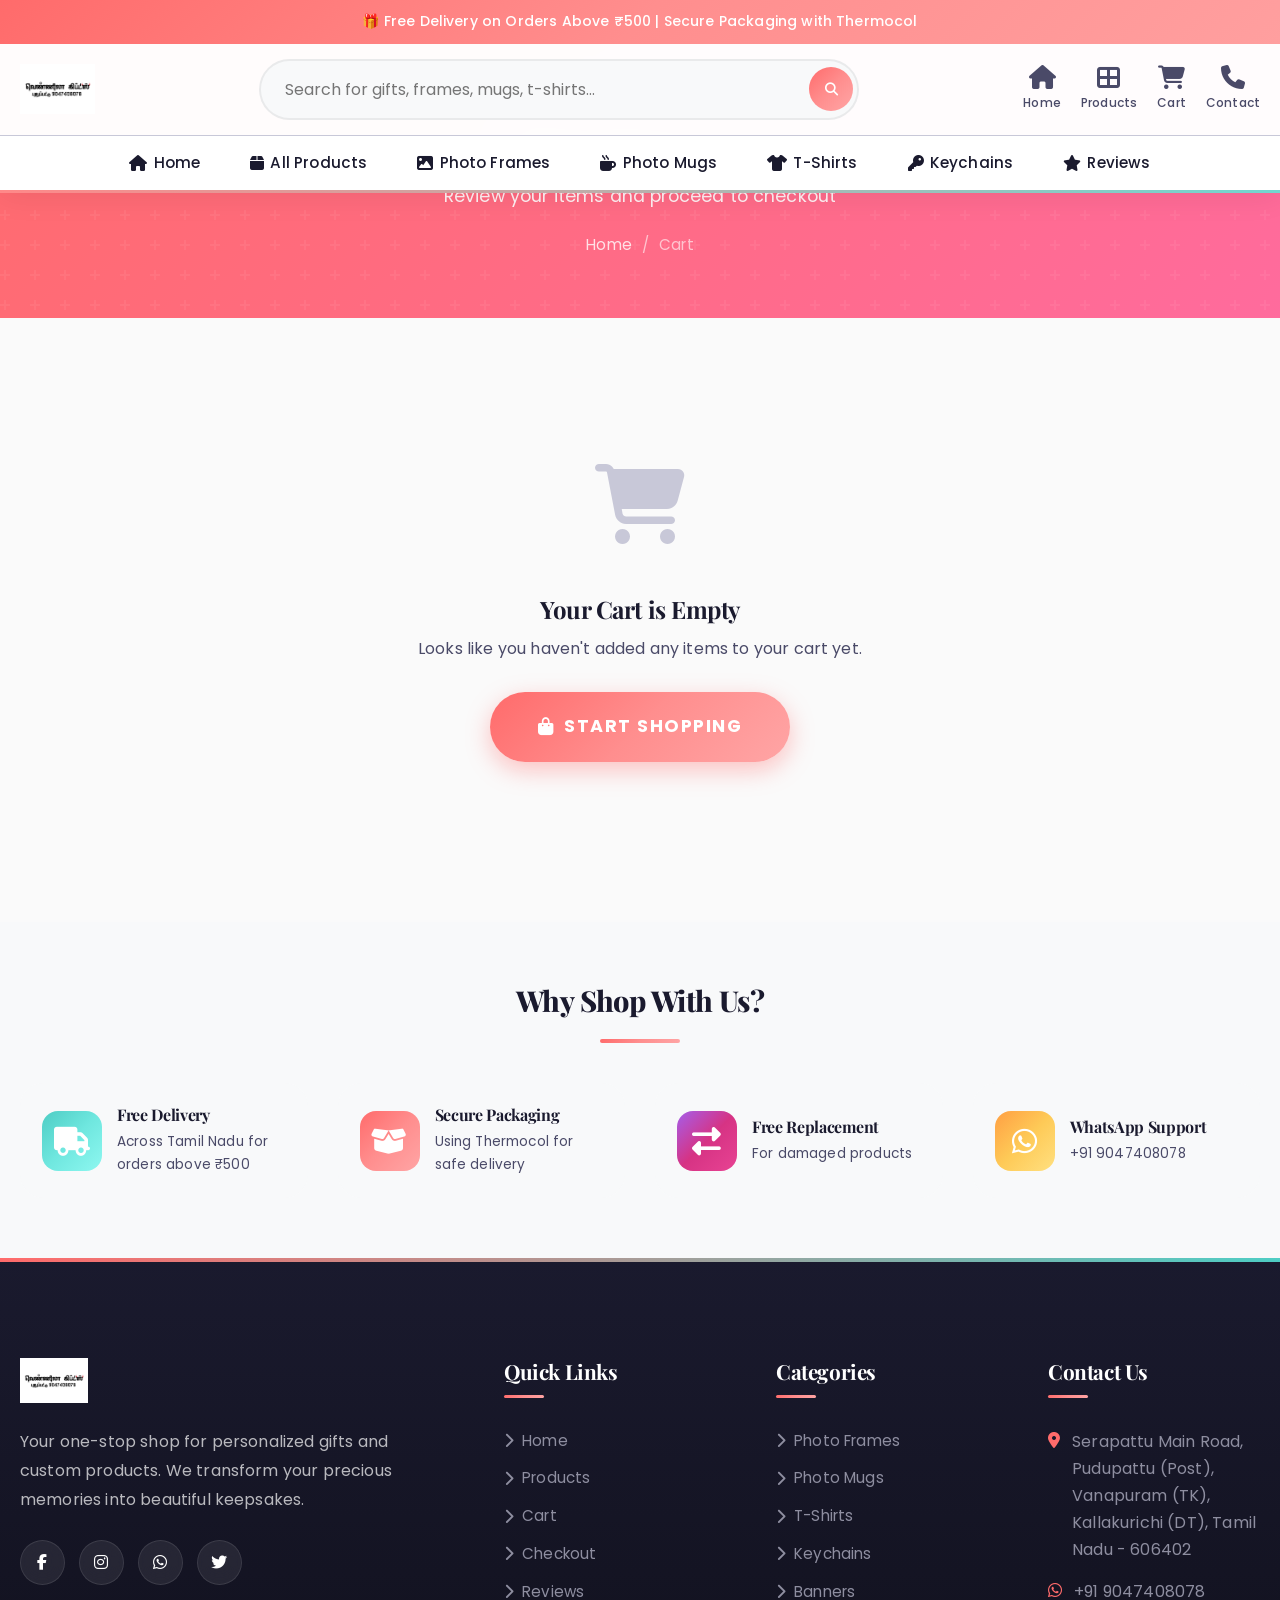
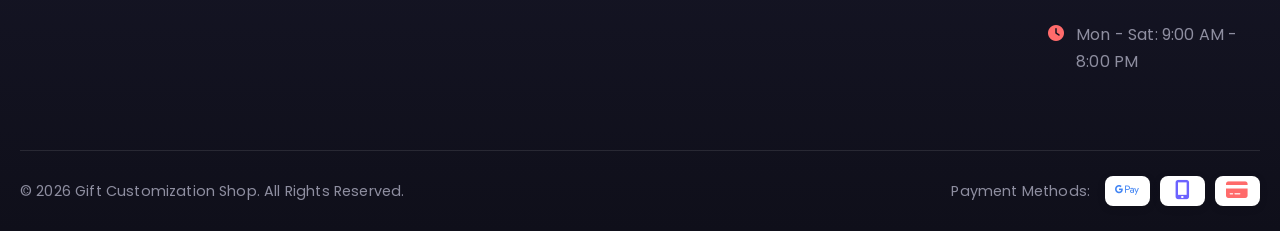
<file: cart.html>
<!DOCTYPE html>
<html lang="en">
<head>
    <meta charset="UTF-8">
    <meta name="viewport" content="width=device-width, initial-scale=1.0">
    <meta name="description" content="View and manage your shopping cart">
    <title>Shopping Cart | Gift Customization Shop</title>
    <link rel="stylesheet" href="https://cdnjs.cloudflare.com/ajax/libs/font-awesome/6.4.0/css/all.min.css">
    <link rel="stylesheet" href="style.css">
</head>
<body>
    <!-- Loading Spinner -->
    <div class="loading-spinner">
        <div class="spinner"></div>
        <p>Loading...</p>
    </div>

    <!-- Navigation Bar -->
    <nav class="navbar">
        <div class="navbar-top">
            <div class="container">
                <span>🎁 Free Delivery on Orders Above ₹500 | Secure Packaging with Thermocol</span>
            </div>
        </div>
        
        <div class="navbar-main">
            <div class="container navbar-container">
                <a href="index.html" class="logo">
                    <img src="logo.jpeg" alt="GiftShop Logo" class="logo-img">
                </a>
                
                <div class="search-bar">
                    <input type="text" placeholder="Search for gifts, frames, mugs, t-shirts...">
                    <button type="button">
                        <i class="fas fa-search"></i>
                    </button>
                </div>
                
                <div class="nav-actions">
                    <a href="index.html" class="nav-link">
                        <i class="fas fa-home"></i>
                        <span>Home</span>
                    </a>
                    <a href="products.html" class="nav-link">
                        <i class="fas fa-th-large"></i>
                        <span>Products</span>
                    </a>
                    <a href="cart.html" class="nav-link">
                        <i class="fas fa-shopping-cart"></i>
                        <span>Cart</span>
                        <span class="cart-count">0</span>
                    </a>
                    <a href="contact.html" class="nav-link">
                        <i class="fas fa-phone"></i>
                        <span>Contact</span>
                    </a>
                </div>
                
                <button class="mobile-menu-btn">
                    <span></span>
                    <span></span>
                    <span></span>
                </button>
            </div>
        </div>
        
        <div class="navbar-bottom">
            <div class="container">
                <div class="nav-menu">
                    <div class="nav-menu-item">
                        <a href="index.html" class="nav-menu-link">
                            <i class="fas fa-home"></i> Home
                        </a>
                    </div>
                    <div class="nav-menu-item">
                        <a href="products.html" class="nav-menu-link">
                            <i class="fas fa-box"></i> All Products
                        </a>
                    </div>
                    <div class="nav-menu-item">
                        <a href="products.html?category=frames" class="nav-menu-link">
                            <i class="fas fa-image"></i> Photo Frames
                        </a>
                    </div>
                    <div class="nav-menu-item">
                        <a href="products.html?category=mugs" class="nav-menu-link">
                            <i class="fas fa-mug-hot"></i> Photo Mugs
                        </a>
                    </div>
                    <div class="nav-menu-item">
                        <a href="products.html?category=tshirts" class="nav-menu-link">
                            <i class="fas fa-tshirt"></i> T-Shirts
                        </a>
                    </div>
                    <div class="nav-menu-item">
                        <a href="products.html?category=keychains" class="nav-menu-link">
                            <i class="fas fa-key"></i> Keychains
                        </a>
                    </div>
                    <div class="nav-menu-item">
                        <a href="feedback.html" class="nav-menu-link">
                            <i class="fas fa-star"></i> Reviews
                        </a>
                    </div>
                </div>
            </div>
        </div>
    </nav>

    <!-- Mobile Navigation -->
    <div class="mobile-nav">
        <a href="index.html" class="mobile-nav-link">
            <i class="fas fa-home"></i> Home
        </a>
        <a href="products.html" class="mobile-nav-link">
            <i class="fas fa-th-large"></i> Products
        </a>
        <a href="products.html?category=frames" class="mobile-nav-link">
            <i class="fas fa-image"></i> Photo Frames
        </a>
        <a href="products.html?category=mugs" class="mobile-nav-link">
            <i class="fas fa-mug-hot"></i> Photo Mugs
        </a>
        <a href="products.html?category=tshirts" class="mobile-nav-link">
            <i class="fas fa-tshirt"></i> T-Shirts
        </a>
        <a href="products.html?category=keychains" class="mobile-nav-link">
            <i class="fas fa-key"></i> Keychains
        </a>
        <a href="cart.html" class="mobile-nav-link">
            <i class="fas fa-shopping-cart"></i> Cart
        </a>
        <a href="feedback.html" class="mobile-nav-link">
            <i class="fas fa-star"></i> Reviews
        </a>
        <a href="contact.html" class="mobile-nav-link">
            <i class="fas fa-envelope"></i> Contact
        </a>
    </div>

    <!-- Page Header -->
    <div class="page-header">
        <div class="container page-header-content">
            <h1>Shopping Cart</h1>
            <p>Review your items and proceed to checkout</p>
            <div class="breadcrumb">
                <a href="index.html">Home</a>
                <span>/</span>
                <span>Cart</span>
            </div>
        </div>
    </div>

    <!-- Cart Section -->
    <section class="cart-page">
        <div class="container">
            <!-- Cart Content (when items exist) -->
            <div class="cart-layout" id="cart-content">
                <!-- Cart Items -->
                <div class="cart-items">
                    <div class="cart-header">
                        <span>Product</span>
                        <span>Price</span>
                        <span>Quantity</span>
                        <span>Total</span>
                        <span></span>
                    </div>
                    
                    <div id="cart-items">
                        <!-- Cart items will be loaded via JavaScript -->
                    </div>
                </div>

                <!-- Cart Summary -->
                <div class="cart-summary">
                    <h3>Order Summary</h3>
                    
                    <div class="summary-row">
                        <span>Subtotal (<span id="item-count">0</span> items)</span>
                        <span id="summary-subtotal">₹0</span>
                    </div>
                    
                    <div class="summary-row">
                        <span>Delivery</span>
                        <span id="summary-delivery">FREE</span>
                    </div>
                    
                    <div class="summary-row discount">
                        <span>Savings</span>
                        <span id="summary-discount">-₹0</span>
                    </div>
                    
                    <div class="promo-code">
                        <input type="text" placeholder="Enter promo code" id="promo-code">
                        <button class="btn btn-outline btn-sm" onclick="applyPromoCode()">Apply</button>
                    </div>
                    
                    <div class="summary-total">
                        <span>Total</span>
                        <span id="summary-total">₹0</span>
                    </div>
                    
                    <a href="checkout.html" class="btn btn-primary btn-lg btn-block">
                        <i class="fas fa-lock"></i> Proceed to Checkout
                    </a>
                    
                    <a href="products.html" class="btn btn-outline btn-block" style="margin-top: 10px;">
                        <i class="fas fa-arrow-left"></i> Continue Shopping
                    </a>

                    <!-- Trust Badges -->
                    <div style="margin-top: 25px; padding-top: 20px; border-top: 1px solid var(--gray-light);">
                        <div style="display: flex; align-items: center; gap: 10px; margin-bottom: 10px;">
                            <i class="fas fa-shield-alt" style="color: var(--accent-green); font-size: 1.2rem;"></i>
                            <span style="font-size: 0.85rem; color: var(--gray-dark);">100% Secure Payment</span>
                        </div>
                        <div style="display: flex; align-items: center; gap: 10px; margin-bottom: 10px;">
                            <i class="fas fa-undo" style="color: var(--accent-orange); font-size: 1.2rem;"></i>
                            <span style="font-size: 0.85rem; color: var(--gray-dark);">Easy Returns & Refunds</span>
                        </div>
                        <div style="display: flex; align-items: center; gap: 10px;">
                            <i class="fab fa-whatsapp" style="color: #25D366; font-size: 1.2rem;"></i>
                            <span style="font-size: 0.85rem; color: var(--gray-dark);">WhatsApp Support: +91 9047408078</span>
                        </div>
                    </div>
                </div>
            </div>

            <!-- Empty Cart -->
            <div class="cart-empty" id="cart-empty">
                <div class="cart-empty-icon">
                    <i class="fas fa-shopping-cart"></i>
                </div>
                <h3>Your Cart is Empty</h3>
                <p>Looks like you haven't added any items to your cart yet.</p>
                <a href="products.html" class="btn btn-primary btn-lg">
                    <i class="fas fa-shopping-bag"></i> Start Shopping
                </a>
            </div>
        </div>
    </section>

    <!-- Why Shop With Us -->
    <section class="section" style="background: var(--off-white); padding: 60px 0;">
        <div class="container">
            <h2 class="section-title" style="font-size: 1.8rem; margin-bottom: 40px;">Why Shop With Us?</h2>
            
            <div class="features-grid">
                <div class="feature-card">
                    <div class="feature-icon delivery">
                        <i class="fas fa-truck"></i>
                    </div>
                    <div class="feature-content">
                        <h4>Free Delivery</h4>
                        <p>Across Tamil Nadu for orders above ₹500</p>
                    </div>
                </div>
                
                <div class="feature-card">
                    <div class="feature-icon packaging">
                        <i class="fas fa-box-open"></i>
                    </div>
                    <div class="feature-content">
                        <h4>Secure Packaging</h4>
                        <p>Using Thermocol for safe delivery</p>
                    </div>
                </div>
                
                <div class="feature-card">
                    <div class="feature-icon replacement">
                        <i class="fas fa-exchange-alt"></i>
                    </div>
                    <div class="feature-content">
                        <h4>Free Replacement</h4>
                        <p>For damaged products</p>
                    </div>
                </div>
                
                <div class="feature-card">
                    <div class="feature-icon support">
                        <i class="fab fa-whatsapp"></i>
                    </div>
                    <div class="feature-content">
                        <h4>WhatsApp Support</h4>
                        <p>+91 9047408078</p>
                    </div>
                </div>
            </div>
        </div>
    </section>

    <!-- Footer -->
    <footer class="footer">
        <div class="container">
            <div class="footer-top">
                <div class="footer-brand">
                    <div class="footer-logo">
                        <img src="logo.jpeg" alt="GiftShop Logo" class="footer-logo-img">
                    </div>
                    <p>Your one-stop shop for personalized gifts and custom products. We transform your precious memories into beautiful keepsakes.</p>
                    <div class="footer-social">
                        <a href="#" class="social-link"><i class="fab fa-facebook-f"></i></a>
                        <a href="#" class="social-link"><i class="fab fa-instagram"></i></a>
                        <a href="https://wa.me/919047408078" class="social-link"><i class="fab fa-whatsapp"></i></a>
                        <a href="#" class="social-link"><i class="fab fa-twitter"></i></a>
                    </div>
                </div>
                
                <div class="footer-column">
                    <h4>Quick Links</h4>
                    <div class="footer-links">
                        <a href="index.html" class="footer-link"><i class="fas fa-chevron-right"></i> Home</a>
                        <a href="products.html" class="footer-link"><i class="fas fa-chevron-right"></i> Products</a>
                        <a href="cart.html" class="footer-link"><i class="fas fa-chevron-right"></i> Cart</a>
                        <a href="checkout.html" class="footer-link"><i class="fas fa-chevron-right"></i> Checkout</a>
                        <a href="feedback.html" class="footer-link"><i class="fas fa-chevron-right"></i> Reviews</a>
                    </div>
                </div>
                
                <div class="footer-column">
                    <h4>Categories</h4>
                    <div class="footer-links">
                        <a href="products.html?category=frames" class="footer-link"><i class="fas fa-chevron-right"></i> Photo Frames</a>
                        <a href="products.html?category=mugs" class="footer-link"><i class="fas fa-chevron-right"></i> Photo Mugs</a>
                        <a href="products.html?category=tshirts" class="footer-link"><i class="fas fa-chevron-right"></i> T-Shirts</a>
                        <a href="products.html?category=keychains" class="footer-link"><i class="fas fa-chevron-right"></i> Keychains</a>
                        <a href="products.html?category=banners" class="footer-link"><i class="fas fa-chevron-right"></i> Banners</a>
                    </div>
                </div>
                
                <div class="footer-column">
                    <h4>Contact Us</h4>
                    <div class="footer-contact-item">
                        <i class="fas fa-map-marker-alt"></i>
                        <span>Serapattu Main Road, Pudupattu (Post), Vanapuram (TK), Kallakurichi (DT), Tamil Nadu - 606402</span>
                    </div>
                    <div class="footer-contact-item">
                        <i class="fab fa-whatsapp"></i>
                        <span>+91 9047408078</span>
                    </div>
                    <div class="footer-contact-item">
                        <i class="fas fa-clock"></i>
                        <span>Mon - Sat: 9:00 AM - 8:00 PM</span>
                    </div>
                </div>
            </div>
            
            <div class="footer-bottom">
                <p>&copy; 2026 Gift Customization Shop. All Rights Reserved.</p>
                <div class="footer-payment">
                    <span>Payment Methods:</span>
                    <div class="payment-icons">
                        <div class="payment-icon" style="color: #4285F4;"><i class="fab fa-google-pay"></i></div>
                        <div class="payment-icon" style="color: #6C63FF;"><i class="fas fa-mobile-alt"></i></div>
                        <div class="payment-icon" style="color: #FF6B6B;"><i class="fas fa-credit-card"></i></div>
                    </div>
                </div>
            </div>
        </div>
    </footer>

    <!-- Scroll to Top Button -->
    <button class="scroll-top">
        <i class="fas fa-arrow-up"></i>
    </button>

    <script src="script.js"></script>
    
    <script>
        // Render cart items on page load
        document.addEventListener('DOMContentLoaded', () => {
            renderCartItems();
            updateItemCount();
        });
        
        // Update item count in summary
        function updateItemCount() {
            const itemCount = cart.getTotalItems();
            const countElement = document.getElementById('item-count');
            if (countElement) {
                countElement.textContent = itemCount;
            }
        }
    </script>
</body>
</html>
</file>
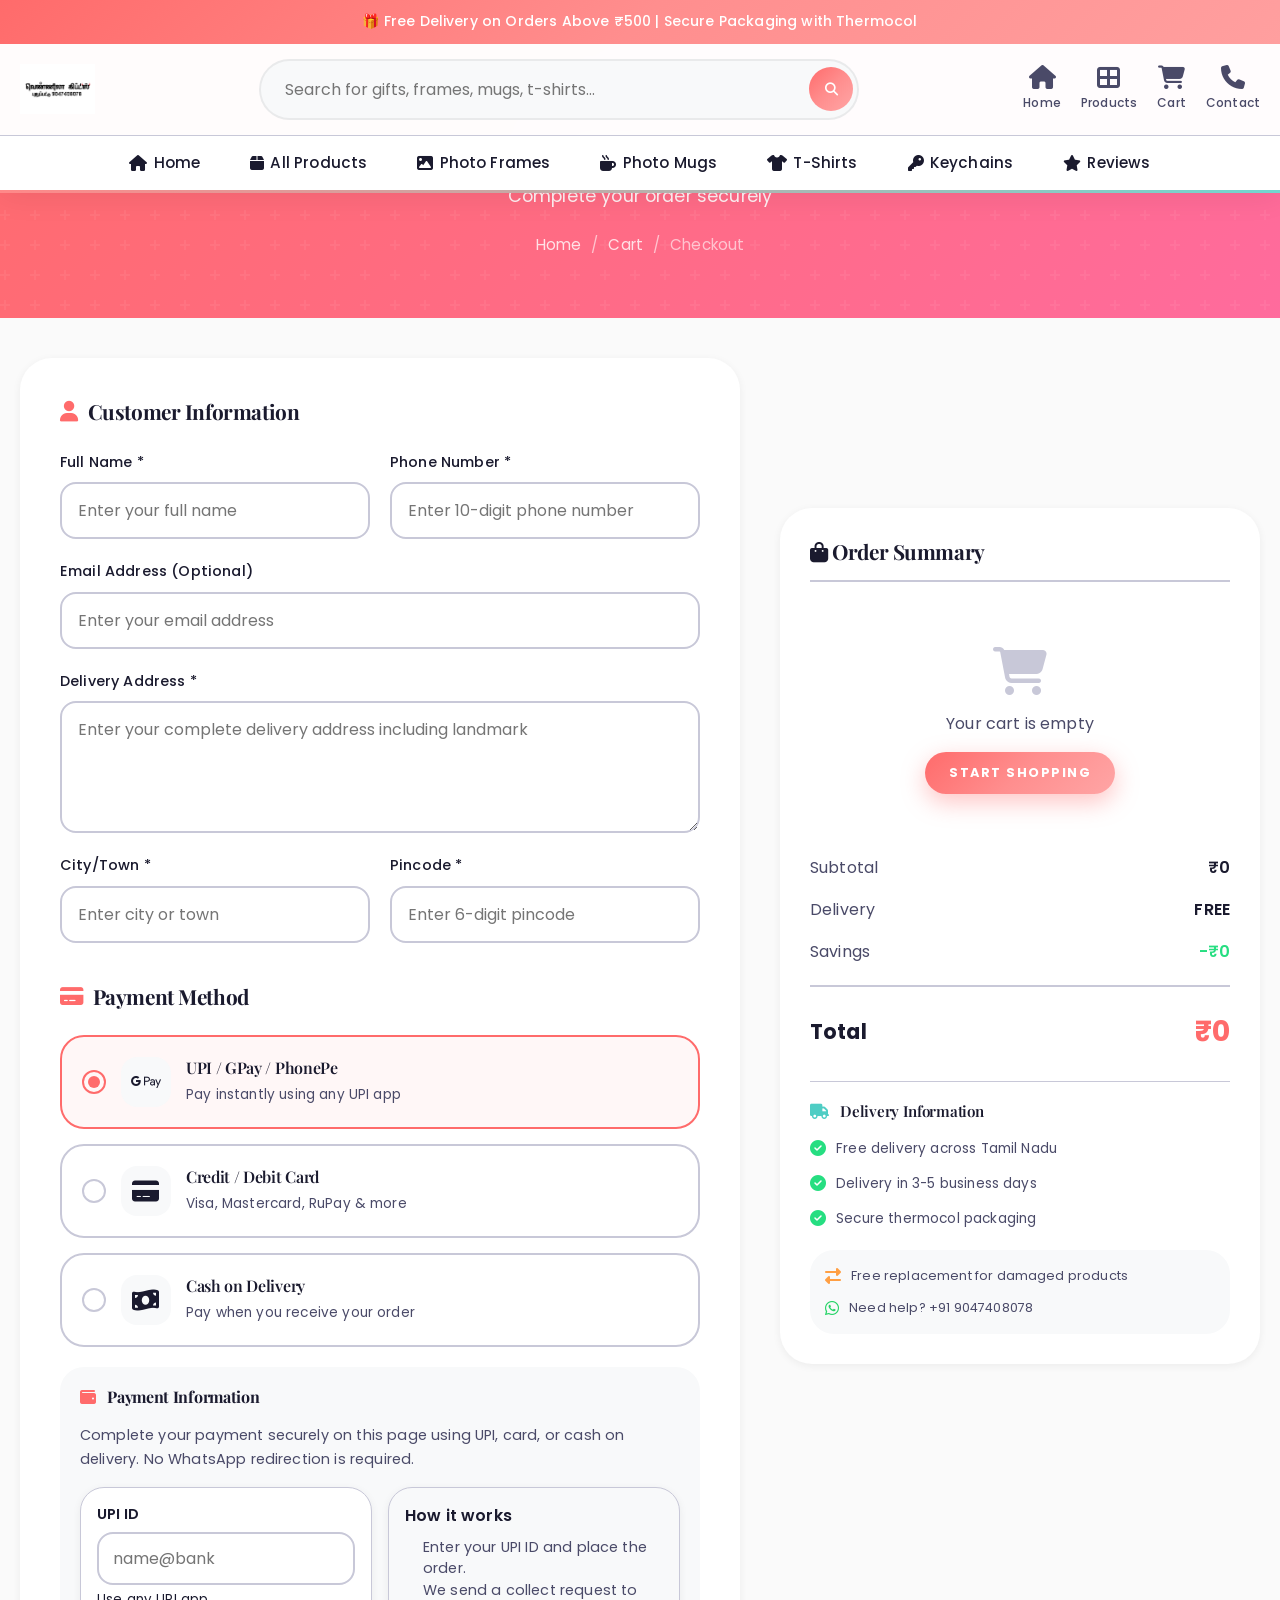
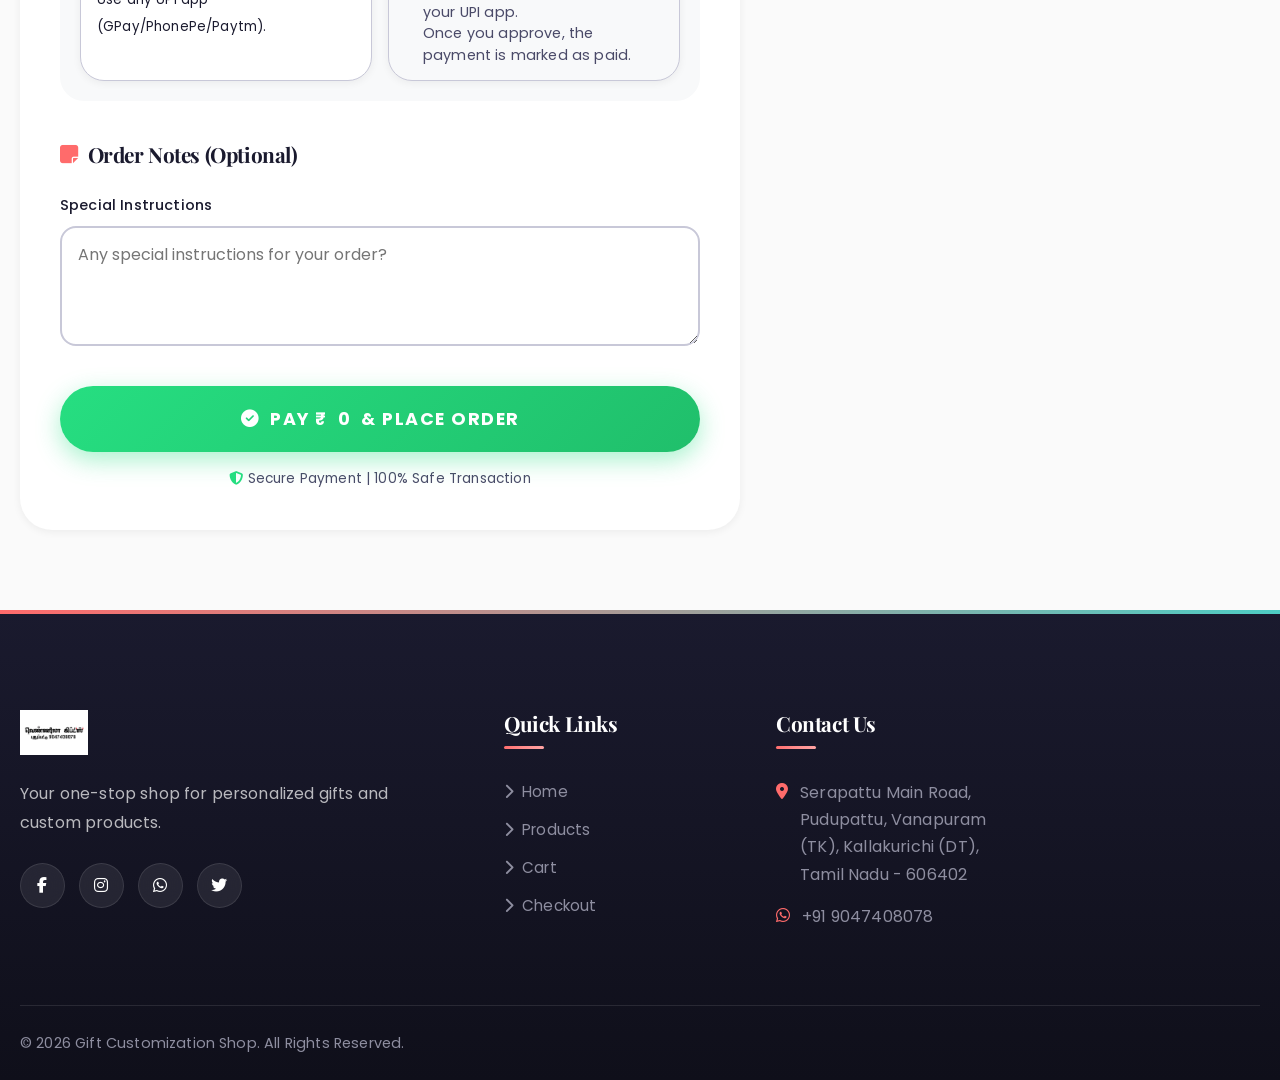
<file: checkout.html>
<!DOCTYPE html>
<html lang="en">
<head>
    <meta charset="UTF-8">
    <meta name="viewport" content="width=device-width, initial-scale=1.0">
    <meta name="description" content="Complete your order securely">
    <title>Checkout | Gift Customization Shop</title>
    <link rel="stylesheet" href="https://cdnjs.cloudflare.com/ajax/libs/font-awesome/6.4.0/css/all.min.css">
    <link rel="stylesheet" href="style.css">
</head>
<body>
    <!-- Loading Spinner -->
    <div class="loading-spinner">
        <div class="spinner"></div>
        <p>Loading...</p>
    </div>

    <!-- Navigation Bar -->
    <nav class="navbar">
        <div class="navbar-top">
            <div class="container">
                <span>🎁 Free Delivery on Orders Above ₹500 | Secure Packaging with Thermocol</span>
            </div>
        </div>
        
        <div class="navbar-main">
            <div class="container navbar-container">
                <a href="index.html" class="logo">
                    <img src="logo.jpeg" alt="GiftShop Logo" class="logo-img">
                </a>
                
                <div class="search-bar">
                    <input type="text" placeholder="Search for gifts, frames, mugs, t-shirts...">
                    <button type="button">
                        <i class="fas fa-search"></i>
                    </button>
                </div>
                
                <div class="nav-actions">
                    <a href="index.html" class="nav-link">
                        <i class="fas fa-home"></i>
                        <span>Home</span>
                    </a>
                    <a href="products.html" class="nav-link">
                        <i class="fas fa-th-large"></i>
                        <span>Products</span>
                    </a>
                    <a href="cart.html" class="nav-link">
                        <i class="fas fa-shopping-cart"></i>
                        <span>Cart</span>
                        <span class="cart-count">0</span>
                    </a>
                    <a href="contact.html" class="nav-link">
                        <i class="fas fa-phone"></i>
                        <span>Contact</span>
                    </a>
                </div>
                
                <button class="mobile-menu-btn">
                    <span></span>
                    <span></span>
                    <span></span>
                </button>
            </div>
        </div>
        
        <div class="navbar-bottom">
            <div class="container">
                <div class="nav-menu">
                    <div class="nav-menu-item">
                        <a href="index.html" class="nav-menu-link">
                            <i class="fas fa-home"></i> Home
                        </a>
                    </div>
                    <div class="nav-menu-item">
                        <a href="products.html" class="nav-menu-link">
                            <i class="fas fa-box"></i> All Products
                        </a>
                    </div>
                    <div class="nav-menu-item">
                        <a href="products.html?category=frames" class="nav-menu-link">
                            <i class="fas fa-image"></i> Photo Frames
                        </a>
                    </div>
                    <div class="nav-menu-item">
                        <a href="products.html?category=mugs" class="nav-menu-link">
                            <i class="fas fa-mug-hot"></i> Photo Mugs
                        </a>
                    </div>
                    <div class="nav-menu-item">
                        <a href="products.html?category=tshirts" class="nav-menu-link">
                            <i class="fas fa-tshirt"></i> T-Shirts
                        </a>
                    </div>
                    <div class="nav-menu-item">
                        <a href="products.html?category=keychains" class="nav-menu-link">
                            <i class="fas fa-key"></i> Keychains
                        </a>
                    </div>
                    <div class="nav-menu-item">
                        <a href="feedback.html" class="nav-menu-link">
                            <i class="fas fa-star"></i> Reviews
                        </a>
                    </div>
                </div>
            </div>
        </div>
    </nav>

    <!-- Mobile Navigation -->
    <div class="mobile-nav">
        <a href="index.html" class="mobile-nav-link">
            <i class="fas fa-home"></i> Home
        </a>
        <a href="products.html" class="mobile-nav-link">
            <i class="fas fa-th-large"></i> Products
        </a>
        <a href="cart.html" class="mobile-nav-link">
            <i class="fas fa-shopping-cart"></i> Cart
        </a>
        <a href="feedback.html" class="mobile-nav-link">
            <i class="fas fa-star"></i> Reviews
        </a>
        <a href="contact.html" class="mobile-nav-link">
            <i class="fas fa-envelope"></i> Contact
        </a>
    </div>

    <!-- Page Header -->
    <div class="page-header">
        <div class="container page-header-content">
            <h1>Checkout</h1>
            <p>Complete your order securely</p>
            <div class="breadcrumb">
                <a href="index.html">Home</a>
                <span>/</span>
                <a href="cart.html">Cart</a>
                <span>/</span>
                <span>Checkout</span>
            </div>
        </div>
    </div>

    <!-- Checkout Section -->
    <section class="checkout-page">
        <div class="container">
            <div id="order-success-banner" class="order-success-banner" style="display: none;">
                <div class="success-icon"><i class="fas fa-check-circle"></i></div>
                <div class="success-content">
                    <p class="success-label">Payment Confirmed</p>
                    <h3 id="order-success-title">Order placed successfully</h3>
                    <p id="order-success-meta" class="success-meta"></p>
                </div>
                <a href="products.html" class="btn btn-outline btn-sm">Continue Shopping</a>
            </div>

            <div class="checkout-layout">
                <!-- Checkout Form -->
                <form class="checkout-form" id="checkout-form" onsubmit="processCheckout(event)">
                    <!-- Customer Information -->
                    <div class="checkout-section">
                        <h3>
                            <i class="fas fa-user"></i>
                            Customer Information
                        </h3>
                        
                        <div class="form-row">
                            <div class="form-group">
                                <label for="name">Full Name *</label>
                                <input type="text" id="name" name="name" placeholder="Enter your full name" required>
                            </div>
                            <div class="form-group">
                                <label for="phone">Phone Number *</label>
                                <input type="tel" id="phone" name="phone" placeholder="Enter 10-digit phone number" pattern="[0-9]{10}" required>
                            </div>
                        </div>
                        
                        <div class="form-row full">
                            <div class="form-group">
                                <label for="email">Email Address (Optional)</label>
                                <input type="email" id="email" name="email" placeholder="Enter your email address">
                            </div>
                        </div>
                        
                        <div class="form-row full">
                            <div class="form-group">
                                <label for="address">Delivery Address *</label>
                                <textarea id="address" name="address" rows="4" placeholder="Enter your complete delivery address including landmark" required></textarea>
                            </div>
                        </div>
                        
                        <div class="form-row">
                            <div class="form-group">
                                <label for="city">City/Town *</label>
                                <input type="text" id="city" name="city" placeholder="Enter city or town" required>
                            </div>
                            <div class="form-group">
                                <label for="pincode">Pincode *</label>
                                <input type="text" id="pincode" name="pincode" placeholder="Enter 6-digit pincode" pattern="[0-9]{6}" required>
                            </div>
                        </div>
                    </div>

                    <!-- Payment Method -->
                    <div class="checkout-section">
                        <h3>
                            <i class="fas fa-credit-card"></i>
                            Payment Method
                        </h3>
                        
                        <div class="payment-options">
                            <label class="payment-option selected">
                                <input type="radio" name="payment" value="upi" checked>
                                <div class="payment-option-content">
                                    <div class="payment-radio"></div>
                                    <div class="payment-icon-lg">
                                        <i class="fab fa-google-pay"></i>
                                    </div>
                                    <div class="payment-info">
                                        <h4>UPI / GPay / PhonePe</h4>
                                        <p>Pay instantly using any UPI app</p>
                                    </div>
                                </div>
                            </label>
                            
                            <label class="payment-option">
                                <input type="radio" name="payment" value="card">
                                <div class="payment-option-content">
                                    <div class="payment-radio"></div>
                                    <div class="payment-icon-lg">
                                        <i class="fas fa-credit-card"></i>
                                    </div>
                                    <div class="payment-info">
                                        <h4>Credit / Debit Card</h4>
                                        <p>Visa, Mastercard, RuPay & more</p>
                                    </div>
                                </div>
                            </label>
                            
                            <label class="payment-option">
                                <input type="radio" name="payment" value="cod">
                                <div class="payment-option-content">
                                    <div class="payment-radio"></div>
                                    <div class="payment-icon-lg">
                                        <i class="fas fa-money-bill-wave"></i>
                                    </div>
                                    <div class="payment-info">
                                        <h4>Cash on Delivery</h4>
                                        <p>Pay when you receive your order</p>
                                    </div>
                                </div>
                            </label>
                        </div>
                        
                        <div id="upi-details" style="display: none; margin-top: 20px; padding: 20px; background: var(--off-white); border-radius: var(--radius-lg);">
                            <h4 style="font-size: 1rem; margin-bottom: 15px; color: var(--dark-color);">
                                <i class="fas fa-wallet" style="color: #FF6B6B; margin-right: 8px;"></i>
                                Payment Information
                            </h4>
                            <p style="font-size: 0.9rem; color: var(--gray-dark); margin-bottom: 15px;">
                                Complete your payment securely on this page using UPI, card, or cash on delivery. No WhatsApp redirection is required.
                            </p>
                            <div class="payment-detail-grid">
                                <div class="payment-detail-card">
                                    <label for="upi-id">UPI ID</label>
                                    <input type="text" id="upi-id" name="upi-id" placeholder="name@bank">
                                    <small>Use any UPI app (GPay/PhonePe/Paytm).</small>
                                </div>
                                <div class="payment-detail-card subtle">
                                    <p style="margin: 0; font-weight: 600;">How it works</p>
                                    <ul class="payment-steps">
                                        <li>Enter your UPI ID and place the order.</li>
                                        <li>We send a collect request to your UPI app.</li>
                                        <li>Once you approve, the payment is marked as paid.</li>
                                    </ul>
                                </div>
                            </div>
                        </div>

                        <div id="card-details" class="payment-detail-panel" style="display: none;">
                            <div class="payment-detail-grid">
                                <div class="payment-detail-card">
                                    <label for="card-number">Card Number</label>
                                    <input type="text" id="card-number" inputmode="numeric" maxlength="19" placeholder="1234 5678 9012 3456">
                                </div>
                                <div class="payment-detail-card split">
                                    <div>
                                        <label for="card-expiry">Expiry (MM/YY)</label>
                                        <input type="text" id="card-expiry" inputmode="numeric" maxlength="5" placeholder="09/29">
                                    </div>
                                    <div>
                                        <label for="card-cvv">CVV</label>
                                        <input type="password" id="card-cvv" inputmode="numeric" maxlength="4" placeholder="***">
                                    </div>
                                </div>
                                <div class="payment-detail-card">
                                    <label for="card-name">Name on Card</label>
                                    <input type="text" id="card-name" placeholder="As printed on the card">
                                </div>
                            </div>
                        </div>

                        <div id="cod-details" class="payment-detail-panel" style="display: none;">
                            <div class="payment-detail-card">
                                <p style="margin: 0; font-weight: 600;">Cash on Delivery</p>
                                <p style="margin: 6px 0 0; color: var(--gray-dark); font-size: 0.9rem;">Keep exact change ready. Our delivery partner will collect the amount upon delivery.</p>
                            </div>
                        </div>
                    </div>

                    <!-- Order Notes -->
                    <div class="checkout-section">
                        <h3>
                            <i class="fas fa-sticky-note"></i>
                            Order Notes (Optional)
                        </h3>
                        
                        <div class="form-row full">
                            <div class="form-group">
                                <label for="notes">Special Instructions</label>
                                <textarea id="notes" name="notes" rows="3" placeholder="Any special instructions for your order?"></textarea>
                            </div>
                        </div>
                    </div>

                    <!-- Submit Button -->
                    <button type="submit" class="btn btn-success btn-lg btn-block">
                        <i class="fas fa-check-circle"></i> Pay ₹<span id="payable-amount">0</span> & Place Order
                    </button>
                    
                    <p style="text-align: center; margin-top: 15px; font-size: 0.85rem; color: var(--gray-dark);">
                        <i class="fas fa-shield-alt" style="color: #26DE81;"></i> Secure Payment | 100% Safe Transaction
                    </p>
                </form>

                <!-- Order Summary -->
                <div class="order-summary">
                    <h3>
                        <i class="fas fa-shopping-bag"></i>
                        Order Summary
                    </h3>
                    
                    <div class="order-items" id="order-items">
                        <!-- Order items will be loaded via JavaScript -->
                    </div>
                    
                    <div class="summary-row">
                        <span>Subtotal</span>
                        <span id="checkout-subtotal">₹0</span>
                    </div>
                    
                    <div class="summary-row">
                        <span>Delivery</span>
                        <span id="checkout-delivery">FREE</span>
                    </div>
                    
                    <div class="summary-row discount">
                        <span>Savings</span>
                        <span id="checkout-savings">-₹0</span>
                    </div>
                    
                    <div class="summary-total">
                        <span>Total</span>
                        <span id="checkout-total">₹0</span>
                    </div>

                    <!-- Delivery Info -->
                    <div style="margin-top: 25px; padding-top: 20px; border-top: 1px solid var(--gray-light);">
                        <h4 style="font-size: 0.95rem; font-weight: 600; margin-bottom: 15px; color: var(--dark-color);">
                            <i class="fas fa-truck" style="color: var(--secondary-color); margin-right: 8px;"></i>
                            Delivery Information
                        </h4>
                        
                        <div style="display: flex; align-items: flex-start; gap: 10px; margin-bottom: 12px;">
                            <i class="fas fa-check-circle" style="color: var(--accent-green); margin-top: 3px;"></i>
                            <span style="font-size: 0.85rem; color: var(--gray-dark);">Free delivery across Tamil Nadu</span>
                        </div>
                        
                        <div style="display: flex; align-items: flex-start; gap: 10px; margin-bottom: 12px;">
                            <i class="fas fa-check-circle" style="color: var(--accent-green); margin-top: 3px;"></i>
                            <span style="font-size: 0.85rem; color: var(--gray-dark);">Delivery in 3-5 business days</span>
                        </div>
                        
                        <div style="display: flex; align-items: flex-start; gap: 10px;">
                            <i class="fas fa-check-circle" style="color: var(--accent-green); margin-top: 3px;"></i>
                            <span style="font-size: 0.85rem; color: var(--gray-dark);">Secure thermocol packaging</span>
                        </div>
                    </div>

                    <!-- Trust Badges -->
                    <div style="margin-top: 20px; padding: 15px; background: var(--off-white); border-radius: var(--radius-lg);">
                        <div style="display: flex; align-items: center; gap: 10px; margin-bottom: 10px;">
                            <i class="fas fa-exchange-alt" style="color: var(--accent-orange);"></i>
                            <span style="font-size: 0.8rem; color: var(--gray-dark);">Free replacement for damaged products</span>
                        </div>
                        <div style="display: flex; align-items: center; gap: 10px;">
                            <i class="fab fa-whatsapp" style="color: #25D366;"></i>
                            <span style="font-size: 0.8rem; color: var(--gray-dark);">Need help? +91 9047408078</span>
                        </div>
                    </div>
                </div>
            </div>
        </div>
    </section>

    <!-- Footer -->
    <footer class="footer">
        <div class="container">
            <div class="footer-top">
                <div class="footer-brand">
                    <div class="footer-logo">
                        <img src="logo.jpeg" alt="GiftShop Logo" class="footer-logo-img">
                    </div>
                    <p>Your one-stop shop for personalized gifts and custom products.</p>
                    <div class="footer-social">
                        <a href="#" class="social-link"><i class="fab fa-facebook-f"></i></a>
                        <a href="#" class="social-link"><i class="fab fa-instagram"></i></a>
                        <a href="https://wa.me/919047408078" class="social-link"><i class="fab fa-whatsapp"></i></a>
                        <a href="#" class="social-link"><i class="fab fa-twitter"></i></a>
                    </div>
                </div>
                
                <div class="footer-column">
                    <h4>Quick Links</h4>
                    <div class="footer-links">
                        <a href="index.html" class="footer-link"><i class="fas fa-chevron-right"></i> Home</a>
                        <a href="products.html" class="footer-link"><i class="fas fa-chevron-right"></i> Products</a>
                        <a href="cart.html" class="footer-link"><i class="fas fa-chevron-right"></i> Cart</a>
                        <a href="checkout.html" class="footer-link"><i class="fas fa-chevron-right"></i> Checkout</a>
                    </div>
                </div>
                
                <div class="footer-column">
                    <h4>Contact Us</h4>
                    <div class="footer-contact-item">
                        <i class="fas fa-map-marker-alt"></i>
                        <span>Serapattu Main Road, Pudupattu, Vanapuram (TK), Kallakurichi (DT), Tamil Nadu - 606402</span>
                    </div>
                    <div class="footer-contact-item">
                        <i class="fab fa-whatsapp"></i>
                        <span>+91 9047408078</span>
                    </div>
                </div>
            </div>
            
            <div class="footer-bottom">
                <p>&copy; 2026 Gift Customization Shop. All Rights Reserved.</p>
            </div>
        </div>
    </footer>

    <!-- Scroll to Top Button -->
    <button class="scroll-top">
        <i class="fas fa-arrow-up"></i>
    </button>

    <script src="script.js"></script>
    
    <script>
        // Load order items on page load
        document.addEventListener('DOMContentLoaded', () => {
            loadOrderSummary();
            setupPaymentOptions();
            showOrderSuccessBanner();
        });
        
        // Load order summary
        function loadOrderSummary() {
            const orderItemsContainer = document.getElementById('order-items');
            const items = cart.getItems();
            
            if (items.length === 0) {
                orderItemsContainer.innerHTML = `
                    <div style="text-align: center; padding: 40px 20px;">
                        <i class="fas fa-shopping-cart" style="font-size: 3rem; color: var(--gray-light); margin-bottom: 15px;"></i>
                        <p style="color: var(--gray-dark);">Your cart is empty</p>
                        <a href="products.html" class="btn btn-primary btn-sm" style="margin-top: 15px;">Start Shopping</a>
                    </div>
                `;
                return;
            }
            
            orderItemsContainer.innerHTML = items.map(item => `
                <div class="order-item">
                    <div class="order-item-image">
                        <img src="${item.image}" alt="${item.name}">
                    </div>
                    <div class="order-item-info">
                        <h4>${item.name}</h4>
                        <p>Qty: ${item.quantity}</p>
                        ${Object.keys(item.options).length > 0 ? 
                            `<p style="font-size: 0.75rem; color: var(--gray-dark);">${Object.values(item.options).join(', ')}</p>` : ''}
                    </div>
                    <div class="order-item-price">₹${item.price * item.quantity}</div>
                </div>
            `).join('');
            
            // Update totals
            const totals = cart.getTotal();
            document.getElementById('checkout-subtotal').textContent = `₹${totals.subtotal}`;
            document.getElementById('checkout-delivery').textContent = totals.delivery === 0 ? 'FREE' : `₹${totals.delivery}`;
            document.getElementById('checkout-total').textContent = `₹${totals.total}`;
            const payable = document.getElementById('payable-amount');
            if (payable) payable.textContent = totals.total;
            
            // Calculate savings
            const originalTotal = items.reduce((sum, item) => {
                const product = productsData.find(p => p.id === item.id);
                return sum + (product ? product.originalPrice * item.quantity : 0);
            }, 0);
            document.getElementById('checkout-savings').textContent = `-₹${originalTotal - totals.subtotal}`;
        }
        
        // Setup payment options
        function setupPaymentOptions() {
            const paymentOptions = document.querySelectorAll('.payment-option input');
            const upiDetails = document.getElementById('upi-details');
            const cardDetails = document.getElementById('card-details');
            const codDetails = document.getElementById('cod-details');
            
            paymentOptions.forEach(option => {
                option.addEventListener('change', () => {
                    // Update visual selection
                    document.querySelectorAll('.payment-option').forEach(opt => {
                        opt.classList.remove('selected');
                    });
                    option.closest('.payment-option').classList.add('selected');
                    
                    // Show/hide payment detail panels
                    const value = option.value;
                    if (upiDetails) upiDetails.style.display = value === 'upi' ? 'block' : 'none';
                    if (cardDetails) cardDetails.style.display = value === 'card' ? 'block' : 'none';
                    if (codDetails) codDetails.style.display = value === 'cod' ? 'block' : 'none';
                });
            });

            // Initialize visibility based on default selection
            const checked = document.querySelector('.payment-option input:checked');
            if (checked) {
                const value = checked.value;
                if (upiDetails) upiDetails.style.display = value === 'upi' ? 'block' : 'none';
                if (cardDetails) cardDetails.style.display = value === 'card' ? 'block' : 'none';
                if (codDetails) codDetails.style.display = value === 'cod' ? 'block' : 'none';
            }
        }

        function showOrderSuccessBanner() {
            const params = new URLSearchParams(window.location.search);
            if (params.get('order') !== 'success') return;

            const banner = document.getElementById('order-success-banner');
            if (!banner) return;

            const orderId = params.get('orderId') || sessionStorage.getItem('latestOrderId') || 'ORD-LATEST';
            const amount = sessionStorage.getItem('latestOrderTotal') || document.getElementById('checkout-total')?.textContent || '';
            const paymentStatus = sessionStorage.getItem('latestPaymentStatus') || 'Paid';

            document.getElementById('order-success-title').textContent = `Order ${orderId} placed successfully`;
            document.getElementById('order-success-meta').textContent = `Status: ${paymentStatus} · Amount: ${amount}`;

            banner.style.display = 'flex';
            cart.showToast('success', 'Payment Successful', `Order ${orderId} confirmed`);

            params.delete('order');
            params.delete('orderId');
            const newUrl = `${window.location.pathname}${params.toString() ? '?' + params.toString() : ''}`;
            history.replaceState({}, document.title, newUrl);
        }
    </script>
</body>
</html>
</file>
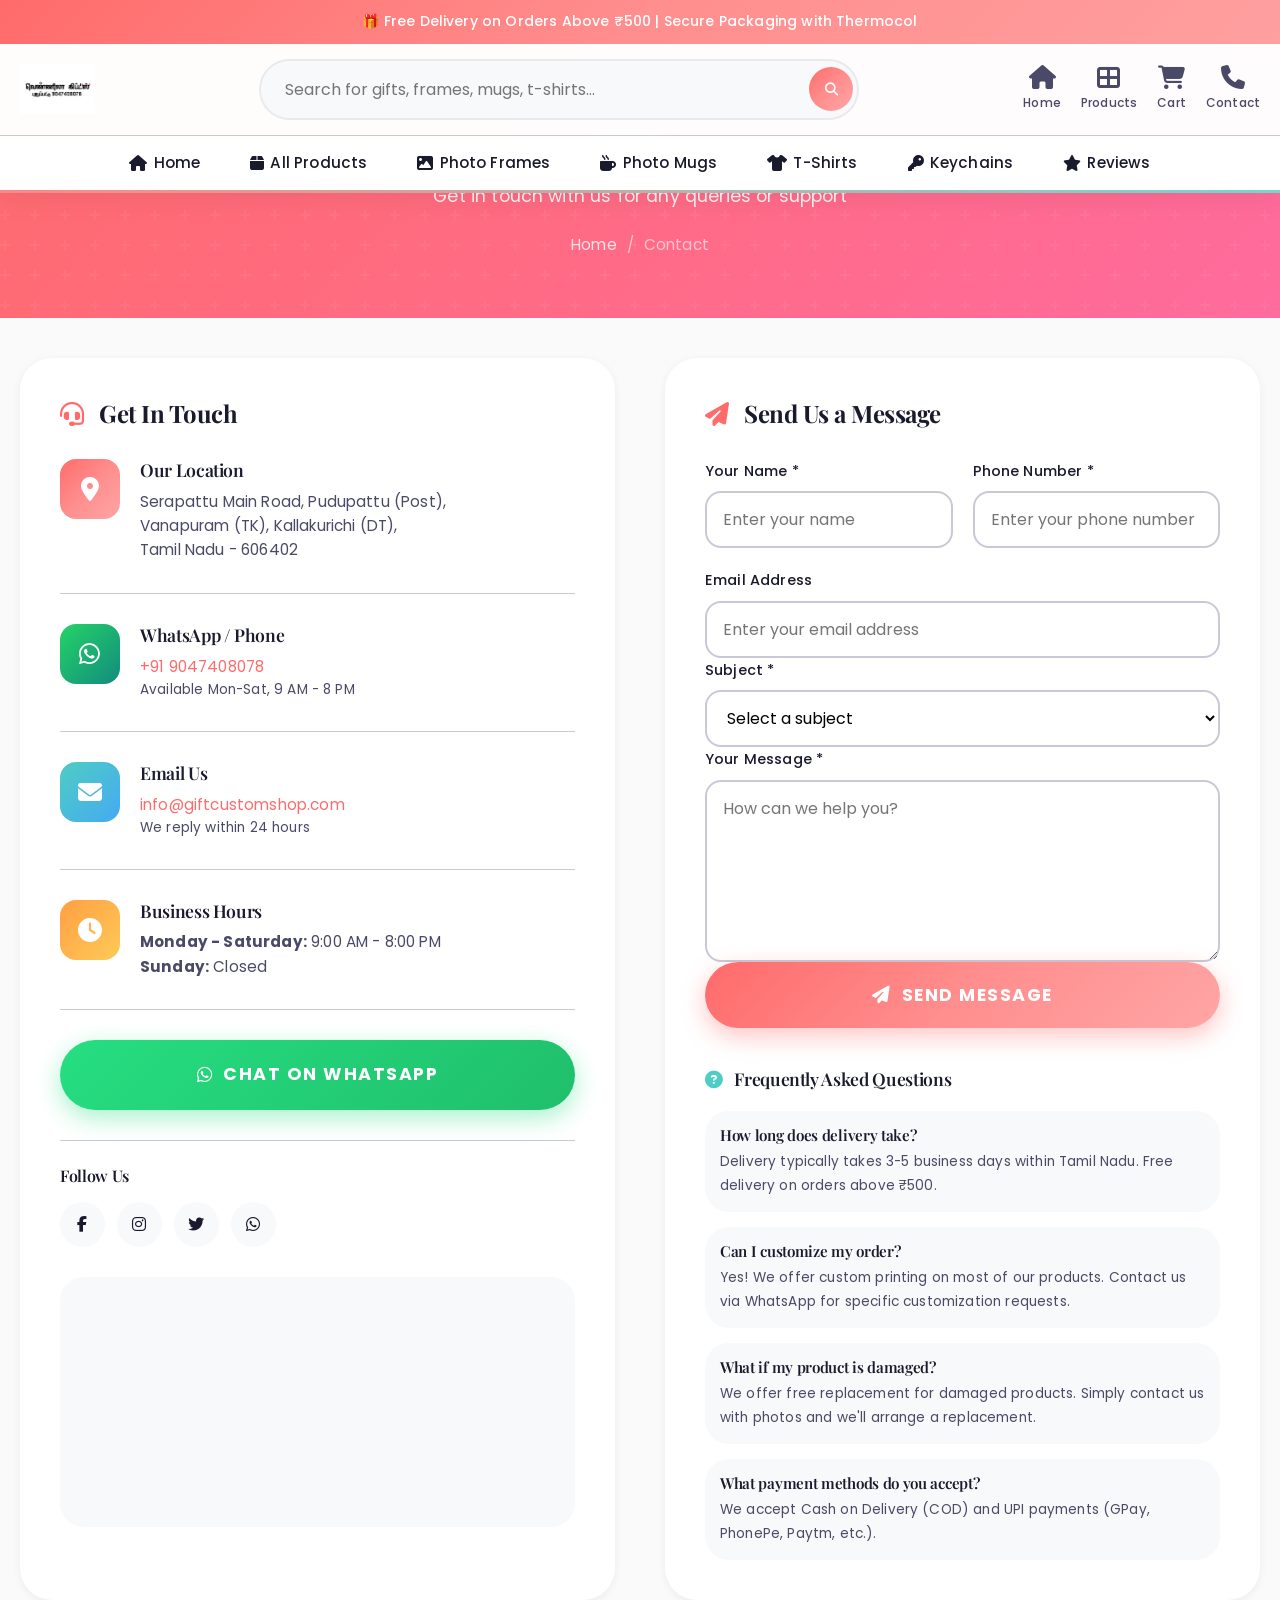
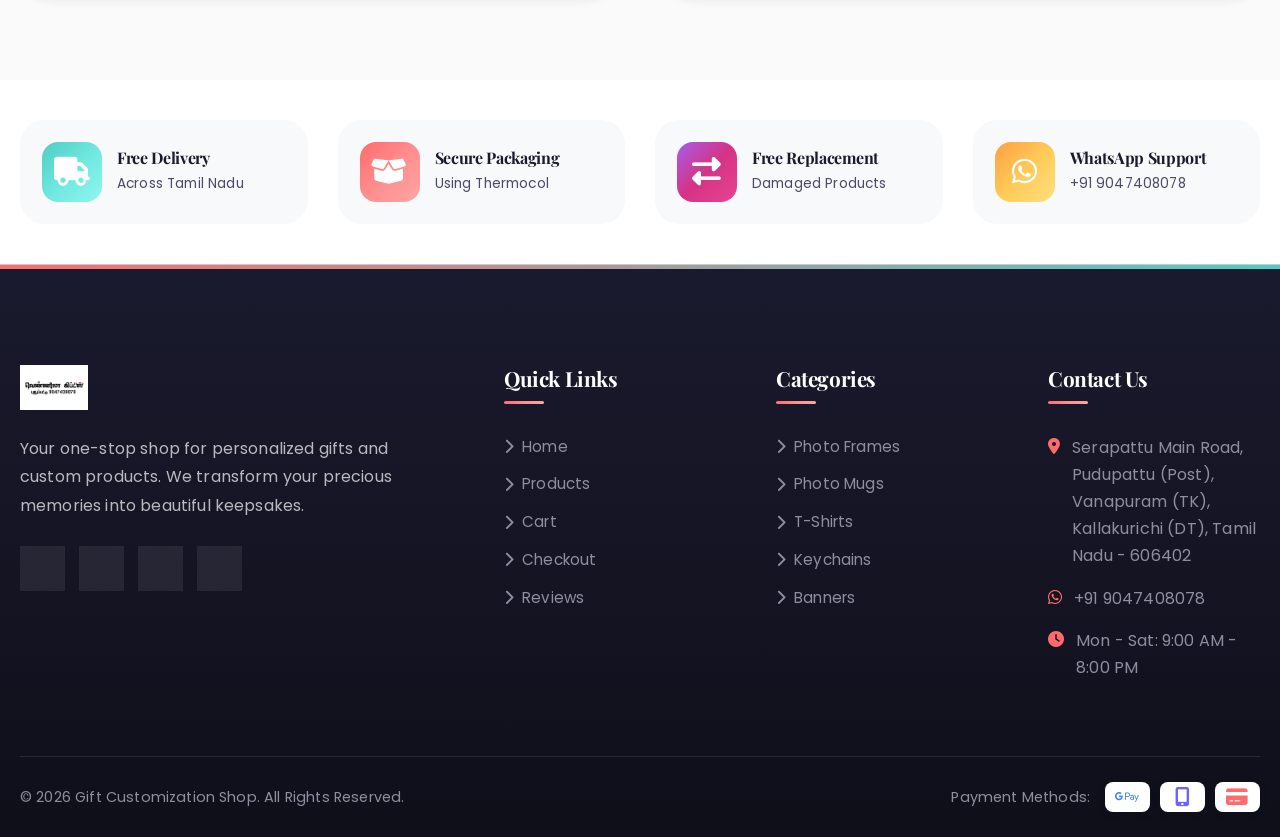
<file: contact.html>
<!DOCTYPE html>
<html lang="en">
<head>
    <meta charset="UTF-8">
    <meta name="viewport" content="width=device-width, initial-scale=1.0">
    <meta name="description" content="Contact Gift Customization Shop for inquiries and support">
    <title>Contact Us | Gift Customization Shop</title>
    <link rel="stylesheet" href="https://cdnjs.cloudflare.com/ajax/libs/font-awesome/6.4.0/css/all.min.css">
    <link rel="stylesheet" href="style.css">
</head>
<body>
    <!-- Loading Spinner -->
    <div class="loading-spinner">
        <div class="spinner"></div>
        <p>Loading...</p>
    </div>

    <!-- Navigation Bar -->
    <nav class="navbar">
        <div class="navbar-top">
            <div class="container">
                <span>🎁 Free Delivery on Orders Above ₹500 | Secure Packaging with Thermocol</span>
            </div>
        </div>
        
        <div class="navbar-main">
            <div class="container navbar-container">
                <a href="index.html" class="logo">
                    <img src="logo.jpeg" alt="GiftShop Logo" class="logo-img">
                </a>
                
                <div class="search-bar">
                    <input type="text" placeholder="Search for gifts, frames, mugs, t-shirts...">
                    <button type="button">
                        <i class="fas fa-search"></i>
                    </button>
                </div>
                
                <div class="nav-actions">
                    <a href="index.html" class="nav-link">
                        <i class="fas fa-home"></i>
                        <span>Home</span>
                    </a>
                    <a href="products.html" class="nav-link">
                        <i class="fas fa-th-large"></i>
                        <span>Products</span>
                    </a>
                    <a href="cart.html" class="nav-link">
                        <i class="fas fa-shopping-cart"></i>
                        <span>Cart</span>
                        <span class="cart-count">0</span>
                    </a>
                    <a href="contact.html" class="nav-link">
                        <i class="fas fa-phone"></i>
                        <span>Contact</span>
                    </a>
                </div>
                
                <button class="mobile-menu-btn">
                    <span></span>
                    <span></span>
                    <span></span>
                </button>
            </div>
        </div>
        
        <div class="navbar-bottom">
            <div class="container">
                <div class="nav-menu">
                    <div class="nav-menu-item">
                        <a href="index.html" class="nav-menu-link">
                            <i class="fas fa-home"></i> Home
                        </a>
                    </div>
                    <div class="nav-menu-item">
                        <a href="products.html" class="nav-menu-link">
                            <i class="fas fa-box"></i> All Products
                        </a>
                    </div>
                    <div class="nav-menu-item">
                        <a href="products.html?category=frames" class="nav-menu-link">
                            <i class="fas fa-image"></i> Photo Frames
                        </a>
                    </div>
                    <div class="nav-menu-item">
                        <a href="products.html?category=mugs" class="nav-menu-link">
                            <i class="fas fa-mug-hot"></i> Photo Mugs
                        </a>
                    </div>
                    <div class="nav-menu-item">
                        <a href="products.html?category=tshirts" class="nav-menu-link">
                            <i class="fas fa-tshirt"></i> T-Shirts
                        </a>
                    </div>
                    <div class="nav-menu-item">
                        <a href="products.html?category=keychains" class="nav-menu-link">
                            <i class="fas fa-key"></i> Keychains
                        </a>
                    </div>
                    <div class="nav-menu-item">
                        <a href="feedback.html" class="nav-menu-link">
                            <i class="fas fa-star"></i> Reviews
                        </a>
                    </div>
                </div>
            </div>
        </div>
    </nav>

    <!-- Mobile Navigation -->
    <div class="mobile-nav">
        <a href="index.html" class="mobile-nav-link">
            <i class="fas fa-home"></i> Home
        </a>
        <a href="products.html" class="mobile-nav-link">
            <i class="fas fa-th-large"></i> Products
        </a>
        <a href="products.html?category=frames" class="mobile-nav-link">
            <i class="fas fa-image"></i> Photo Frames
        </a>
        <a href="products.html?category=mugs" class="mobile-nav-link">
            <i class="fas fa-mug-hot"></i> Photo Mugs
        </a>
        <a href="products.html?category=tshirts" class="mobile-nav-link">
            <i class="fas fa-tshirt"></i> T-Shirts
        </a>
        <a href="products.html?category=keychains" class="mobile-nav-link">
            <i class="fas fa-key"></i> Keychains
        </a>
        <a href="cart.html" class="mobile-nav-link">
            <i class="fas fa-shopping-cart"></i> Cart
        </a>
        <a href="feedback.html" class="mobile-nav-link">
            <i class="fas fa-star"></i> Reviews
        </a>
        <a href="contact.html" class="mobile-nav-link">
            <i class="fas fa-envelope"></i> Contact
        </a>
    </div>

    <!-- Page Header -->
    <div class="page-header">
        <div class="container page-header-content">
            <h1>Contact Us</h1>
            <p>Get in touch with us for any queries or support</p>
            <div class="breadcrumb">
                <a href="index.html">Home</a>
                <span>/</span>
                <span>Contact</span>
            </div>
        </div>
    </div>

    <!-- Contact Section -->
    <section class="contact-page">
        <div class="container">
            <div class="contact-grid">
                <!-- Contact Information -->
                <div class="contact-info">
                    <h3>
                        <i class="fas fa-headset" style="color: var(--primary-color); margin-right: 10px;"></i>
                        Get In Touch
                    </h3>
                    
                    <div class="contact-item">
                        <div class="contact-icon">
                            <i class="fas fa-map-marker-alt"></i>
                        </div>
                        <div class="contact-details">
                            <h4>Our Location</h4>
                            <p>Serapattu Main Road, Pudupattu (Post),<br>
                            Vanapuram (TK), Kallakurichi (DT),<br>
                            Tamil Nadu - 606402</p>
                        </div>
                    </div>
                    
                    <div class="contact-item">
                        <div class="contact-icon" style="background: linear-gradient(135deg, #25D366 0%, #128C7E 100%);">
                            <i class="fab fa-whatsapp"></i>
                        </div>
                        <div class="contact-details">
                            <h4>WhatsApp / Phone</h4>
                            <p>
                                <a href="https://wa.me/919047408078">+91 9047408078</a>
                            </p>
                            <p style="font-size: 0.85rem; color: var(--gray-dark);">Available Mon-Sat, 9 AM - 8 PM</p>
                        </div>
                    </div>
                    
                    <div class="contact-item">
                        <div class="contact-icon" style="background: linear-gradient(135deg, var(--secondary-color) 0%, var(--accent-blue) 100%);">
                            <i class="fas fa-envelope"></i>
                        </div>
                        <div class="contact-details">
                            <h4>Email Us</h4>
                            <p><a href="mailto:info@giftcustomshop.com">info@giftcustomshop.com</a></p>
                            <p style="font-size: 0.85rem; color: var(--gray-dark);">We reply within 24 hours</p>
                        </div>
                    </div>
                    
                    <div class="contact-item">
                        <div class="contact-icon" style="background: linear-gradient(135deg, var(--accent-orange) 0%, var(--accent-yellow) 100%);">
                            <i class="fas fa-clock"></i>
                        </div>
                        <div class="contact-details">
                            <h4>Business Hours</h4>
                            <p><strong>Monday - Saturday:</strong> 9:00 AM - 8:00 PM</p>
                            <p><strong>Sunday:</strong> Closed</p>
                        </div>
                    </div>

                    <!-- Quick Contact Buttons -->
                    <div style="margin-top: 30px;">
                        <a href="https://wa.me/919047408078?text=Hi, I have a query about your products." class="btn btn-success btn-lg btn-block" target="_blank">
                            <i class="fab fa-whatsapp"></i> Chat on WhatsApp
                        </a>
                    </div>

                    <!-- Social Media -->
                    <div style="margin-top: 30px; padding-top: 25px; border-top: 1px solid var(--gray-light);">
                        <h4 style="font-size: 1rem; font-weight: 600; margin-bottom: 15px; color: var(--dark-color);">
                            Follow Us
                        </h4>
                        <div style="display: flex; gap: 12px;">
                            <a href="#" style="width: 45px; height: 45px; border-radius: var(--radius-full); background: var(--off-white); display: flex; align-items: center; justify-content: center; color: var(--dark-color); transition: var(--transition-fast);" onmouseover="this.style.background='#1877F2'; this.style.color='white'" onmouseout="this.style.background='var(--off-white)'; this.style.color='var(--dark-color)'">
                                <i class="fab fa-facebook-f"></i>
                            </a>
                            <a href="#" style="width: 45px; height: 45px; border-radius: var(--radius-full); background: var(--off-white); display: flex; align-items: center; justify-content: center; color: var(--dark-color); transition: var(--transition-fast);" onmouseover="this.style.background='#E4405F'; this.style.color='white'" onmouseout="this.style.background='var(--off-white)'; this.style.color='var(--dark-color)'">
                                <i class="fab fa-instagram"></i>
                            </a>
                            <a href="#" style="width: 45px; height: 45px; border-radius: var(--radius-full); background: var(--off-white); display: flex; align-items: center; justify-content: center; color: var(--dark-color); transition: var(--transition-fast);" onmouseover="this.style.background='#1DA1F2'; this.style.color='white'" onmouseout="this.style.background='var(--off-white)'; this.style.color='var(--dark-color)'">
                                <i class="fab fa-twitter"></i>
                            </a>
                            <a href="https://wa.me/919047408078" style="width: 45px; height: 45px; border-radius: var(--radius-full); background: var(--off-white); display: flex; align-items: center; justify-content: center; color: var(--dark-color); transition: var(--transition-fast);" onmouseover="this.style.background='#25D366'; this.style.color='white'" onmouseout="this.style.background='var(--off-white)'; this.style.color='var(--dark-color)'">
                                <i class="fab fa-whatsapp"></i>
                            </a>
                        </div>
                    </div>

                    <!-- Map Placeholder -->
                    <div class="contact-map">
                        <iframe 
                            src="https://www.google.com/maps/embed?pb=!1m18!1m12!1m3!1d31342.895578766!2d78.9!3d11.5!2m3!1f0!2f0!3f0!3m2!1i1024!2i768!4f13.1!3m3!1m2!1s0x0%3A0x0!2zMTHCsDMwJzAwLjAiTiA3OMKwNTQnMDAuMCJF!5e0!3m2!1sen!2sin!4v1620000000000!5m2!1sen!2sin"
                            width="100%" 
                            height="100%" 
                            style="border:0;" 
                            allowfullscreen="" 
                            loading="lazy"
                            referrerpolicy="no-referrer-when-downgrade">
                        </iframe>
                    </div>
                </div>

                <!-- Contact Form -->
                <div class="contact-form-wrapper">
                    <h3>
                        <i class="fas fa-paper-plane" style="color: var(--primary-color); margin-right: 10px;"></i>
                        Send Us a Message
                    </h3>
                    
                    <form id="contact-form" onsubmit="handleContactForm(event)">
                        <div class="form-row">
                            <div class="form-group">
                                <label for="contact-name">Your Name *</label>
                                <input type="text" id="contact-name" placeholder="Enter your name" required>
                            </div>
                            <div class="form-group">
                                <label for="contact-phone">Phone Number *</label>
                                <input type="tel" id="contact-phone" placeholder="Enter your phone number" required>
                            </div>
                        </div>
                        
                        <div class="form-group">
                            <label for="contact-email">Email Address</label>
                            <input type="email" id="contact-email" placeholder="Enter your email address">
                        </div>
                        
                        <div class="form-group">
                            <label for="contact-subject">Subject *</label>
                            <select id="contact-subject" required>
                                <option value="">Select a subject</option>
                                <option value="Product Inquiry">Product Inquiry</option>
                                <option value="Order Status">Order Status</option>
                                <option value="Customization Request">Customization Request</option>
                                <option value="Return/Replacement">Return/Replacement</option>
                                <option value="Bulk Order">Bulk Order</option>
                                <option value="Feedback">Feedback</option>
                                <option value="Other">Other</option>
                            </select>
                        </div>
                        
                        <div class="form-group">
                            <label for="contact-message">Your Message *</label>
                            <textarea id="contact-message" rows="6" placeholder="How can we help you?" required></textarea>
                        </div>
                        
                        <button type="submit" class="btn btn-primary btn-lg btn-block">
                            <i class="fas fa-paper-plane"></i> Send Message
                        </button>
                    </form>

                    <!-- FAQ Section -->
                    <div style="margin-top: 40px;">
                        <h4 style="font-size: 1.1rem; font-weight: 600; margin-bottom: 20px; color: var(--dark-color);">
                            <i class="fas fa-question-circle" style="color: var(--secondary-color); margin-right: 8px;"></i>
                            Frequently Asked Questions
                        </h4>
                        
                        <div style="display: flex; flex-direction: column; gap: 15px;">
                            <div style="padding: 15px; background: var(--off-white); border-radius: var(--radius-lg);">
                                <h5 style="font-size: 0.95rem; font-weight: 600; color: var(--dark-color); margin-bottom: 5px;">
                                    How long does delivery take?
                                </h5>
                                <p style="font-size: 0.85rem; color: var(--gray-dark);">
                                    Delivery typically takes 3-5 business days within Tamil Nadu. Free delivery on orders above ₹500.
                                </p>
                            </div>
                            
                            <div style="padding: 15px; background: var(--off-white); border-radius: var(--radius-lg);">
                                <h5 style="font-size: 0.95rem; font-weight: 600; color: var(--dark-color); margin-bottom: 5px;">
                                    Can I customize my order?
                                </h5>
                                <p style="font-size: 0.85rem; color: var(--gray-dark);">
                                    Yes! We offer custom printing on most of our products. Contact us via WhatsApp for specific customization requests.
                                </p>
                            </div>
                            
                            <div style="padding: 15px; background: var(--off-white); border-radius: var(--radius-lg);">
                                <h5 style="font-size: 0.95rem; font-weight: 600; color: var(--dark-color); margin-bottom: 5px;">
                                    What if my product is damaged?
                                </h5>
                                <p style="font-size: 0.85rem; color: var(--gray-dark);">
                                    We offer free replacement for damaged products. Simply contact us with photos and we'll arrange a replacement.
                                </p>
                            </div>
                            
                            <div style="padding: 15px; background: var(--off-white); border-radius: var(--radius-lg);">
                                <h5 style="font-size: 0.95rem; font-weight: 600; color: var(--dark-color); margin-bottom: 5px;">
                                    What payment methods do you accept?
                                </h5>
                                <p style="font-size: 0.85rem; color: var(--gray-dark);">
                                    We accept Cash on Delivery (COD) and UPI payments (GPay, PhonePe, Paytm, etc.).
                                </p>
                            </div>
                        </div>
                    </div>
                </div>
            </div>
        </div>
    </section>

    <!-- Business Features -->
    <section class="business-features" style="padding: 40px 0;">
        <div class="container">
            <div class="features-grid">
                <div class="feature-card">
                    <div class="feature-icon delivery">
                        <i class="fas fa-truck"></i>
                    </div>
                    <div class="feature-content">
                        <h4>Free Delivery</h4>
                        <p>Across Tamil Nadu</p>
                    </div>
                </div>
                
                <div class="feature-card">
                    <div class="feature-icon packaging">
                        <i class="fas fa-box-open"></i>
                    </div>
                    <div class="feature-content">
                        <h4>Secure Packaging</h4>
                        <p>Using Thermocol</p>
                    </div>
                </div>
                
                <div class="feature-card">
                    <div class="feature-icon replacement">
                        <i class="fas fa-exchange-alt"></i>
                    </div>
                    <div class="feature-content">
                        <h4>Free Replacement</h4>
                        <p>Damaged Products</p>
                    </div>
                </div>
                
                <div class="feature-card">
                    <div class="feature-icon support">
                        <i class="fab fa-whatsapp"></i>
                    </div>
                    <div class="feature-content">
                        <h4>WhatsApp Support</h4>
                        <p>+91 9047408078</p>
                    </div>
                </div>
            </div>
        </div>
    </section>

    <!-- Footer -->
    <footer class="footer">
        <div class="container">
            <div class="footer-top">
                <div class="footer-brand">
                    <div class="footer-logo">
                        <img src="logo.jpeg" alt="GiftShop Logo" class="footer-logo-img">
                    </div>
                    <p>Your one-stop shop for personalized gifts and custom products. We transform your precious memories into beautiful keepsakes.</p>
                    <div class="footer-social">
                        <a href="#" class="social-link"><i class="fab fa-facebook-f"></i></a>
                        <a href="#" class="social-link"><i class="fab fa-instagram"></i></a>
                        <a href="https://wa.me/919047408078" class="social-link"><i class="fab fa-whatsapp"></i></a>
                        <a href="#" class="social-link"><i class="fab fa-twitter"></i></a>
                    </div>
                </div>
                
                <div class="footer-column">
                    <h4>Quick Links</h4>
                    <div class="footer-links">
                        <a href="index.html" class="footer-link"><i class="fas fa-chevron-right"></i> Home</a>
                        <a href="products.html" class="footer-link"><i class="fas fa-chevron-right"></i> Products</a>
                        <a href="cart.html" class="footer-link"><i class="fas fa-chevron-right"></i> Cart</a>
                        <a href="checkout.html" class="footer-link"><i class="fas fa-chevron-right"></i> Checkout</a>
                        <a href="feedback.html" class="footer-link"><i class="fas fa-chevron-right"></i> Reviews</a>
                    </div>
                </div>
                
                <div class="footer-column">
                    <h4>Categories</h4>
                    <div class="footer-links">
                        <a href="products.html?category=frames" class="footer-link"><i class="fas fa-chevron-right"></i> Photo Frames</a>
                        <a href="products.html?category=mugs" class="footer-link"><i class="fas fa-chevron-right"></i> Photo Mugs</a>
                        <a href="products.html?category=tshirts" class="footer-link"><i class="fas fa-chevron-right"></i> T-Shirts</a>
                        <a href="products.html?category=keychains" class="footer-link"><i class="fas fa-chevron-right"></i> Keychains</a>
                        <a href="products.html?category=banners" class="footer-link"><i class="fas fa-chevron-right"></i> Banners</a>
                    </div>
                </div>
                
                <div class="footer-column">
                    <h4>Contact Us</h4>
                    <div class="footer-contact-item">
                        <i class="fas fa-map-marker-alt"></i>
                        <span>Serapattu Main Road, Pudupattu (Post), Vanapuram (TK), Kallakurichi (DT), Tamil Nadu - 606402</span>
                    </div>
                    <div class="footer-contact-item">
                        <i class="fab fa-whatsapp"></i>
                        <span>+91 9047408078</span>
                    </div>
                    <div class="footer-contact-item">
                        <i class="fas fa-clock"></i>
                        <span>Mon - Sat: 9:00 AM - 8:00 PM</span>
                    </div>
                </div>
            </div>
            
            <div class="footer-bottom">
                <p>&copy; 2026 Gift Customization Shop. All Rights Reserved.</p>
                <div class="footer-payment">
                    <span>Payment Methods:</span>
                    <div class="payment-icons">
                        <div class="payment-icon" style="color: #4285F4;"><i class="fab fa-google-pay"></i></div>
                        <div class="payment-icon" style="color: #6C63FF;"><i class="fas fa-mobile-alt"></i></div>
                        <div class="payment-icon" style="color: #FF6B6B;"><i class="fas fa-credit-card"></i></div>
                    </div>
                </div>
            </div>
        </div>
    </footer>

    <!-- Scroll to Top Button -->
    <button class="scroll-top">
        <i class="fas fa-arrow-up"></i>
    </button>

    <script src="script.js"></script>
    
    <script>
        function handleContactForm(event) {
            event.preventDefault();
            
            const name = document.getElementById('contact-name').value.trim();
            const phone = document.getElementById('contact-phone').value.trim();
            const email = document.getElementById('contact-email').value.trim();
            const subject = document.getElementById('contact-subject').value;
            const message = document.getElementById('contact-message').value.trim();
            
            if (!name || !phone || !subject || !message) {
                alert('Please fill in all required fields');
                return;
            }
            
            // Create WhatsApp message
            let whatsappMessage = `*New Contact Form Submission*\n\n`;
            whatsappMessage += `*Name:* ${name}\n`;
            whatsappMessage += `*Phone:* ${phone}\n`;
            if (email) whatsappMessage += `*Email:* ${email}\n`;
            whatsappMessage += `*Subject:* ${subject}\n`;
            whatsappMessage += `*Message:*\n${message}`;
            
            const encodedMessage = encodeURIComponent(whatsappMessage);
            const whatsappURL = `https://wa.me/919047408078?text=${encodedMessage}`;
            
            window.open(whatsappURL, '_blank');
            
            // Reset form
            document.getElementById('contact-form').reset();
            
            alert('Thank you for your message! You will be redirected to WhatsApp to complete your inquiry.');
        }
    </script>
</body>
</html>
</file>
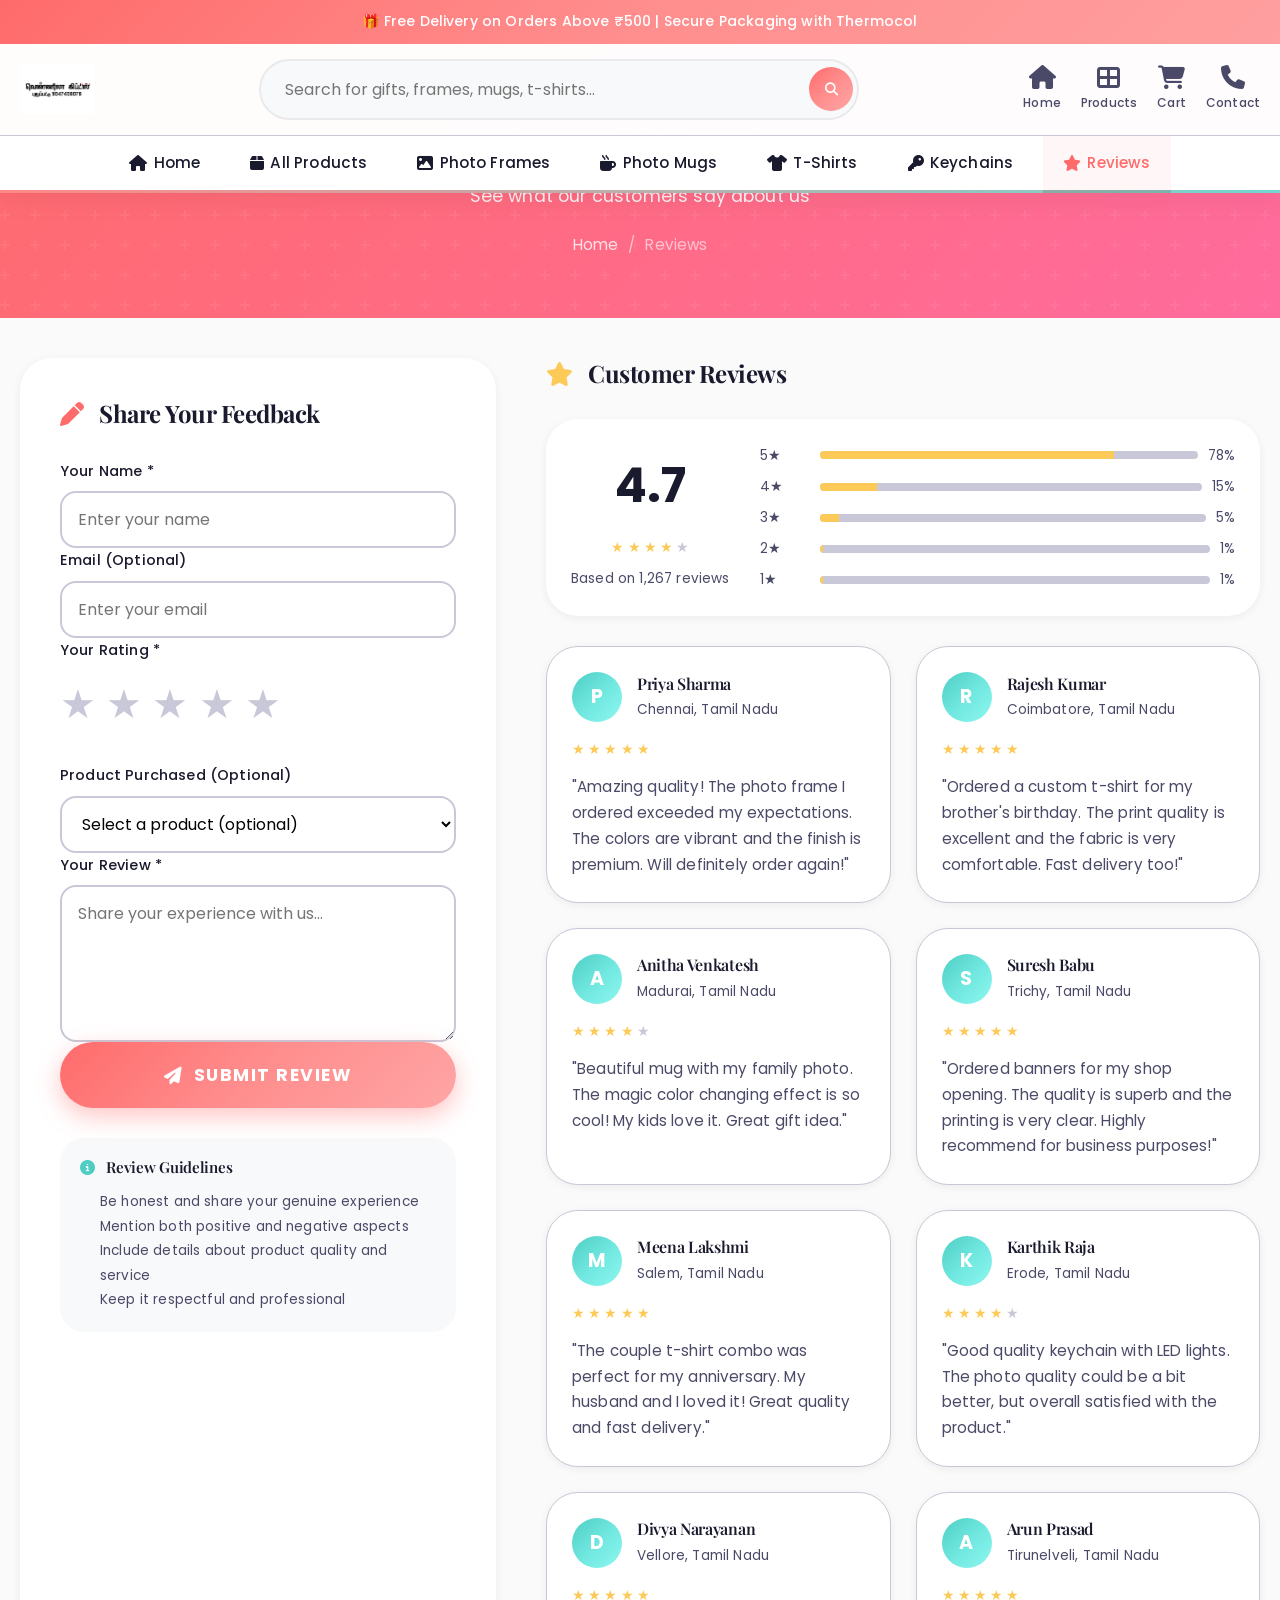
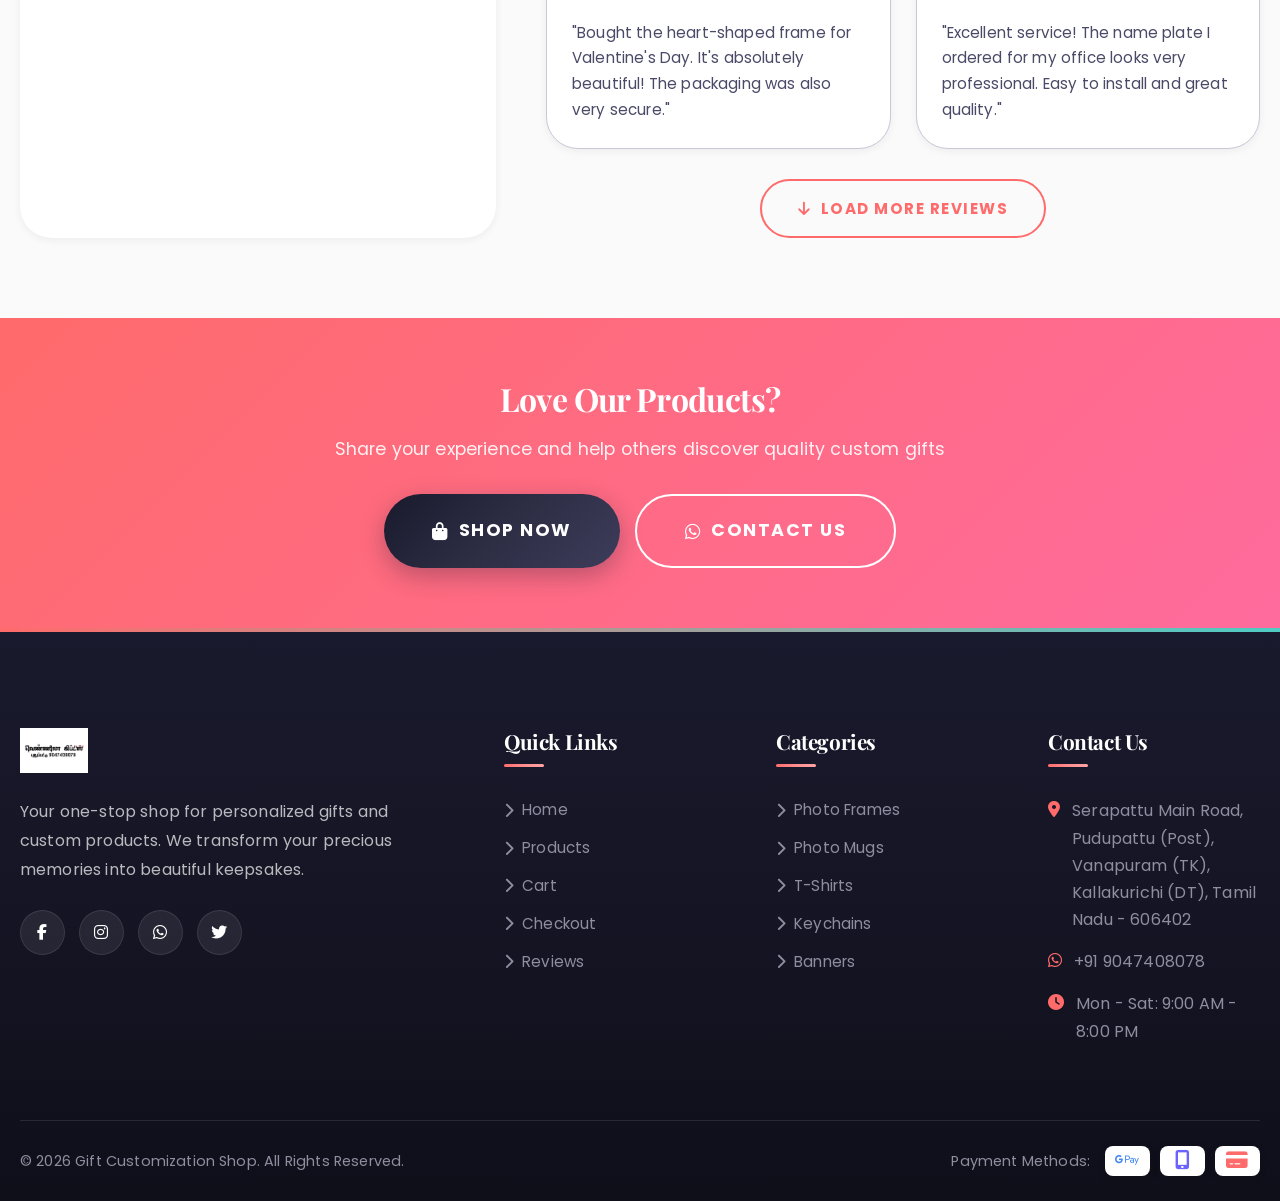
<file: feedback.html>
<!DOCTYPE html>
<html lang="en">
<head>
    <meta charset="UTF-8">
    <meta name="viewport" content="width=device-width, initial-scale=1.0">
    <meta name="description" content="Read customer reviews and share your feedback">
    <title>Customer Reviews | Gift Customization Shop</title>
    <link rel="stylesheet" href="https://cdnjs.cloudflare.com/ajax/libs/font-awesome/6.4.0/css/all.min.css">
    <link rel="stylesheet" href="style.css">
</head>
<body>
    <!-- Loading Spinner -->
    <div class="loading-spinner">
        <div class="spinner"></div>
        <p>Loading...</p>
    </div>

    <!-- Navigation Bar -->
    <nav class="navbar">
        <div class="navbar-top">
            <div class="container">
                <span>🎁 Free Delivery on Orders Above ₹500 | Secure Packaging with Thermocol</span>
            </div>
        </div>
        
        <div class="navbar-main">
            <div class="container navbar-container">
                <a href="index.html" class="logo">
                    <img src="logo.jpeg" alt="GiftShop Logo" class="logo-img">
                </a>
                
                <div class="search-bar">
                    <input type="text" placeholder="Search for gifts, frames, mugs, t-shirts...">
                    <button type="button">
                        <i class="fas fa-search"></i>
                    </button>
                </div>
                
                <div class="nav-actions">
                    <a href="index.html" class="nav-link">
                        <i class="fas fa-home"></i>
                        <span>Home</span>
                    </a>
                    <a href="products.html" class="nav-link">
                        <i class="fas fa-th-large"></i>
                        <span>Products</span>
                    </a>
                    <a href="cart.html" class="nav-link">
                        <i class="fas fa-shopping-cart"></i>
                        <span>Cart</span>
                        <span class="cart-count">0</span>
                    </a>
                    <a href="contact.html" class="nav-link">
                        <i class="fas fa-phone"></i>
                        <span>Contact</span>
                    </a>
                </div>
                
                <button class="mobile-menu-btn">
                    <span></span>
                    <span></span>
                    <span></span>
                </button>
            </div>
        </div>
        
        <div class="navbar-bottom">
            <div class="container">
                <div class="nav-menu">
                    <div class="nav-menu-item">
                        <a href="index.html" class="nav-menu-link">
                            <i class="fas fa-home"></i> Home
                        </a>
                    </div>
                    <div class="nav-menu-item">
                        <a href="products.html" class="nav-menu-link">
                            <i class="fas fa-box"></i> All Products
                        </a>
                    </div>
                    <div class="nav-menu-item">
                        <a href="products.html?category=frames" class="nav-menu-link">
                            <i class="fas fa-image"></i> Photo Frames
                        </a>
                    </div>
                    <div class="nav-menu-item">
                        <a href="products.html?category=mugs" class="nav-menu-link">
                            <i class="fas fa-mug-hot"></i> Photo Mugs
                        </a>
                    </div>
                    <div class="nav-menu-item">
                        <a href="products.html?category=tshirts" class="nav-menu-link">
                            <i class="fas fa-tshirt"></i> T-Shirts
                        </a>
                    </div>
                    <div class="nav-menu-item">
                        <a href="products.html?category=keychains" class="nav-menu-link">
                            <i class="fas fa-key"></i> Keychains
                        </a>
                    </div>
                    <div class="nav-menu-item">
                        <a href="feedback.html" class="nav-menu-link active">
                            <i class="fas fa-star"></i> Reviews
                        </a>
                    </div>
                </div>
            </div>
        </div>
    </nav>

    <!-- Mobile Navigation -->
    <div class="mobile-nav">
        <a href="index.html" class="mobile-nav-link">
            <i class="fas fa-home"></i> Home
        </a>
        <a href="products.html" class="mobile-nav-link">
            <i class="fas fa-th-large"></i> Products
        </a>
        <a href="products.html?category=frames" class="mobile-nav-link">
            <i class="fas fa-image"></i> Photo Frames
        </a>
        <a href="products.html?category=mugs" class="mobile-nav-link">
            <i class="fas fa-mug-hot"></i> Photo Mugs
        </a>
        <a href="products.html?category=tshirts" class="mobile-nav-link">
            <i class="fas fa-tshirt"></i> T-Shirts
        </a>
        <a href="products.html?category=keychains" class="mobile-nav-link">
            <i class="fas fa-key"></i> Keychains
        </a>
        <a href="cart.html" class="mobile-nav-link">
            <i class="fas fa-shopping-cart"></i> Cart
        </a>
        <a href="feedback.html" class="mobile-nav-link">
            <i class="fas fa-star"></i> Reviews
        </a>
        <a href="contact.html" class="mobile-nav-link">
            <i class="fas fa-envelope"></i> Contact
        </a>
    </div>

    <!-- Page Header -->
    <div class="page-header">
        <div class="container page-header-content">
            <h1>Customer Reviews</h1>
            <p>See what our customers say about us</p>
            <div class="breadcrumb">
                <a href="index.html">Home</a>
                <span>/</span>
                <span>Reviews</span>
            </div>
        </div>
    </div>

    <!-- Feedback Section -->
    <section class="feedback-page">
        <div class="container">
            <div class="feedback-grid">
                <!-- Feedback Form -->
                <div class="feedback-form-section">
                    <h3>
                        <i class="fas fa-pen" style="color: var(--primary-color); margin-right: 10px;"></i>
                        Share Your Feedback
                    </h3>
                    
                    <form id="feedback-form">
                        <div class="form-group">
                            <label for="feedback-name">Your Name *</label>
                            <input type="text" id="feedback-name" placeholder="Enter your name" required>
                        </div>
                        
                        <div class="form-group">
                            <label for="feedback-email">Email (Optional)</label>
                            <input type="email" id="feedback-email" placeholder="Enter your email">
                        </div>
                        
                        <div class="form-group">
                            <label>Your Rating *</label>
                            <div class="rating-input">
                                <span class="rating-star" data-rating="1">★</span>
                                <span class="rating-star" data-rating="2">★</span>
                                <span class="rating-star" data-rating="3">★</span>
                                <span class="rating-star" data-rating="4">★</span>
                                <span class="rating-star" data-rating="5">★</span>
                            </div>
                        </div>
                        
                        <div class="form-group">
                            <label for="feedback-product">Product Purchased (Optional)</label>
                            <select id="feedback-product">
                                <option value="">Select a product (optional)</option>
                                <option value="Photo Frame">Photo Frame</option>
                                <option value="Photo Mug">Photo Mug</option>
                                <option value="Custom T-Shirt">Custom T-Shirt</option>
                                <option value="Photo Keychain">Photo Keychain</option>
                                <option value="Flex Banner">Flex Banner</option>
                                <option value="Other">Other</option>
                            </select>
                        </div>
                        
                        <div class="form-group">
                            <label for="feedback-message">Your Review *</label>
                            <textarea id="feedback-message" rows="5" placeholder="Share your experience with us..." required></textarea>
                        </div>
                        
                        <button type="submit" class="btn btn-primary btn-lg btn-block">
                            <i class="fas fa-paper-plane"></i> Submit Review
                        </button>
                    </form>

                    <!-- Review Guidelines -->
                    <div style="margin-top: 30px; padding: 20px; background: var(--off-white); border-radius: var(--radius-lg);">
                        <h4 style="font-size: 0.95rem; font-weight: 600; margin-bottom: 12px; color: var(--dark-color);">
                            <i class="fas fa-info-circle" style="color: var(--secondary-color); margin-right: 8px;"></i>
                            Review Guidelines
                        </h4>
                        <ul style="font-size: 0.85rem; color: var(--gray-dark); line-height: 1.8; padding-left: 20px;">
                            <li>Be honest and share your genuine experience</li>
                            <li>Mention both positive and negative aspects</li>
                            <li>Include details about product quality and service</li>
                            <li>Keep it respectful and professional</li>
                        </ul>
                    </div>
                </div>

                <!-- Reviews Section -->
                <div class="reviews-section">
                    <h3>
                        <i class="fas fa-star" style="color: var(--accent-yellow); margin-right: 10px;"></i>
                        Customer Reviews
                    </h3>
                    
                    <!-- Rating Summary -->
                    <div style="background: var(--white-color); border-radius: var(--radius-xl); padding: 25px; margin-bottom: 30px; box-shadow: var(--shadow-sm);">
                        <div style="display: flex; align-items: center; gap: 30px; flex-wrap: wrap;">
                            <div style="text-align: center;">
                                <div style="font-size: 3rem; font-weight: 700; color: var(--dark-color);">4.7</div>
                                <div style="display: flex; gap: 3px; justify-content: center; margin: 8px 0;">
                                    <span class="star">★</span>
                                    <span class="star">★</span>
                                    <span class="star">★</span>
                                    <span class="star">★</span>
                                    <span class="star empty">★</span>
                                </div>
                                <p style="font-size: 0.85rem; color: var(--gray-dark);">Based on 1,267 reviews</p>
                            </div>
                            
                            <div style="flex: 1; min-width: 200px;">
                                <div style="display: flex; align-items: center; gap: 10px; margin-bottom: 8px;">
                                    <span style="font-size: 0.85rem; color: var(--gray-dark); width: 50px;">5★</span>
                                    <div style="flex: 1; height: 8px; background: var(--gray-light); border-radius: 4px; overflow: hidden;">
                                        <div style="width: 78%; height: 100%; background: var(--accent-yellow);"></div>
                                    </div>
                                    <span style="font-size: 0.85rem; color: var(--gray-dark);">78%</span>
                                </div>
                                <div style="display: flex; align-items: center; gap: 10px; margin-bottom: 8px;">
                                    <span style="font-size: 0.85rem; color: var(--gray-dark); width: 50px;">4★</span>
                                    <div style="flex: 1; height: 8px; background: var(--gray-light); border-radius: 4px; overflow: hidden;">
                                        <div style="width: 15%; height: 100%; background: var(--accent-yellow);"></div>
                                    </div>
                                    <span style="font-size: 0.85rem; color: var(--gray-dark);">15%</span>
                                </div>
                                <div style="display: flex; align-items: center; gap: 10px; margin-bottom: 8px;">
                                    <span style="font-size: 0.85rem; color: var(--gray-dark); width: 50px;">3★</span>
                                    <div style="flex: 1; height: 8px; background: var(--gray-light); border-radius: 4px; overflow: hidden;">
                                        <div style="width: 5%; height: 100%; background: var(--accent-yellow);"></div>
                                    </div>
                                    <span style="font-size: 0.85rem; color: var(--gray-dark);">5%</span>
                                </div>
                                <div style="display: flex; align-items: center; gap: 10px; margin-bottom: 8px;">
                                    <span style="font-size: 0.85rem; color: var(--gray-dark); width: 50px;">2★</span>
                                    <div style="flex: 1; height: 8px; background: var(--gray-light); border-radius: 4px; overflow: hidden;">
                                        <div style="width: 1%; height: 100%; background: var(--accent-yellow);"></div>
                                    </div>
                                    <span style="font-size: 0.85rem; color: var(--gray-dark);">1%</span>
                                </div>
                                <div style="display: flex; align-items: center; gap: 10px;">
                                    <span style="font-size: 0.85rem; color: var(--gray-dark); width: 50px;">1★</span>
                                    <div style="flex: 1; height: 8px; background: var(--gray-light); border-radius: 4px; overflow: hidden;">
                                        <div style="width: 1%; height: 100%; background: var(--accent-yellow);"></div>
                                    </div>
                                    <span style="font-size: 0.85rem; color: var(--gray-dark);">1%</span>
                                </div>
                            </div>
                        </div>
                    </div>

                    <!-- Reviews Grid -->
                    <div class="reviews-grid" id="reviews-grid">
                        <!-- Reviews will be loaded via JavaScript -->
                    </div>

                    <!-- Load More Button -->
                    <div style="text-align: center; margin-top: 30px;">
                        <button class="btn btn-outline">
                            <i class="fas fa-arrow-down"></i> Load More Reviews
                        </button>
                    </div>
                </div>
            </div>
        </div>
    </section>

    <!-- Share Experience Banner -->
    <section style="background: linear-gradient(135deg, var(--primary-color) 0%, var(--accent-pink) 100%); padding: 60px 0;">
        <div class="container" style="text-align: center;">
            <h2 style="font-size: 2rem; font-weight: 700; color: var(--white-color); margin-bottom: 15px;">
                Love Our Products?
            </h2>
            <p style="font-size: 1.1rem; color: rgba(255, 255, 255, 0.9); margin-bottom: 30px;">
                Share your experience and help others discover quality custom gifts
            </p>
            <div style="display: flex; gap: 15px; justify-content: center; flex-wrap: wrap;">
                <a href="products.html" class="btn btn-dark btn-lg">
                    <i class="fas fa-shopping-bag"></i> Shop Now
                </a>
                <a href="https://wa.me/919047408078" class="btn btn-outline btn-lg" style="border-color: white; color: white;">
                    <i class="fab fa-whatsapp"></i> Contact Us
                </a>
            </div>
        </div>
    </section>

    <!-- Footer -->
    <footer class="footer">
        <div class="container">
            <div class="footer-top">
                <div class="footer-brand">
                    <div class="footer-logo">
                        <img src="logo.jpeg" alt="GiftShop Logo" class="footer-logo-img">
                    </div>
                    <p>Your one-stop shop for personalized gifts and custom products. We transform your precious memories into beautiful keepsakes.</p>
                    <div class="footer-social">
                        <a href="#" class="social-link"><i class="fab fa-facebook-f"></i></a>
                        <a href="#" class="social-link"><i class="fab fa-instagram"></i></a>
                        <a href="https://wa.me/919047408078" class="social-link"><i class="fab fa-whatsapp"></i></a>
                        <a href="#" class="social-link"><i class="fab fa-twitter"></i></a>
                    </div>
                </div>
                
                <div class="footer-column">
                    <h4>Quick Links</h4>
                    <div class="footer-links">
                        <a href="index.html" class="footer-link"><i class="fas fa-chevron-right"></i> Home</a>
                        <a href="products.html" class="footer-link"><i class="fas fa-chevron-right"></i> Products</a>
                        <a href="cart.html" class="footer-link"><i class="fas fa-chevron-right"></i> Cart</a>
                        <a href="checkout.html" class="footer-link"><i class="fas fa-chevron-right"></i> Checkout</a>
                        <a href="feedback.html" class="footer-link"><i class="fas fa-chevron-right"></i> Reviews</a>
                    </div>
                </div>
                
                <div class="footer-column">
                    <h4>Categories</h4>
                    <div class="footer-links">
                        <a href="products.html?category=frames" class="footer-link"><i class="fas fa-chevron-right"></i> Photo Frames</a>
                        <a href="products.html?category=mugs" class="footer-link"><i class="fas fa-chevron-right"></i> Photo Mugs</a>
                        <a href="products.html?category=tshirts" class="footer-link"><i class="fas fa-chevron-right"></i> T-Shirts</a>
                        <a href="products.html?category=keychains" class="footer-link"><i class="fas fa-chevron-right"></i> Keychains</a>
                        <a href="products.html?category=banners" class="footer-link"><i class="fas fa-chevron-right"></i> Banners</a>
                    </div>
                </div>
                
                <div class="footer-column">
                    <h4>Contact Us</h4>
                    <div class="footer-contact-item">
                        <i class="fas fa-map-marker-alt"></i>
                        <span>Serapattu Main Road, Pudupattu (Post), Vanapuram (TK), Kallakurichi (DT), Tamil Nadu - 606402</span>
                    </div>
                    <div class="footer-contact-item">
                        <i class="fab fa-whatsapp"></i>
                        <span>+91 9047408078</span>
                    </div>
                    <div class="footer-contact-item">
                        <i class="fas fa-clock"></i>
                        <span>Mon - Sat: 9:00 AM - 8:00 PM</span>
                    </div>
                </div>
            </div>
            
            <div class="footer-bottom">
                <p>&copy; 2026 Gift Customization Shop. All Rights Reserved.</p>
                <div class="footer-payment">
                    <span>Payment Methods:</span>
                    <div class="payment-icons">
                        <div class="payment-icon" style="color: #4285F4;"><i class="fab fa-google-pay"></i></div>
                        <div class="payment-icon" style="color: #6C63FF;"><i class="fas fa-mobile-alt"></i></div>
                        <div class="payment-icon" style="color: #FF6B6B;"><i class="fas fa-credit-card"></i></div>
                    </div>
                </div>
            </div>
        </div>
    </footer>

    <!-- Scroll to Top Button -->
    <button class="scroll-top">
        <i class="fas fa-arrow-up"></i>
    </button>

    <script src="script.js"></script>
</body>
</html>
</file>
<file: style.css>
/* ============================================= */
/* GLOBAL STYLES AND CSS VARIABLES               */
/* ============================================= */

@import url('https://fonts.googleapis.com/css2?family=Playfair+Display:wght@400;500;600;700;800;900&family=Poppins:wght@300;400;500;600;700;800;900&family=Dancing+Script:wght@400;500;600;700&display=swap');

:root {
    /* Primary Colors - More Vibrant & Premium */
    --primary-color: #FF6B6B;
    --primary-dark: #EE5A5A;
    --primary-light: #FF9E9E;
    --primary-glow: rgba(255, 107, 107, 0.3);
    
    /* Secondary Colors */
    --secondary-color: #4ECDC4;
    --secondary-dark: #3DBDB5;
    --secondary-light: #6FE7DF;
    
    /* Accent Colors - Rich & Luxurious */
    --accent-orange: #FF9F43;
    --accent-purple: #A55EEA;
    --accent-pink: #FF6B9D;
    --accent-yellow: #FECA57;
    --accent-green: #26DE81;
    --accent-blue: #45AAF2;
    --accent-gold: #D4AF37;
    --accent-rose: #E84393;
    
    /* Neutral Colors */
    --dark-color: #1A1A2E;
    --gray-dark: #4A4A68;
    --gray-medium: #8E8EA0;
    --gray-light: #C8C8D8;
    --white-color: #FFFFFF;
    --off-white: #F8F9FA;
    --bg-color: #FAFAFA;
    
    /* Premium Gradients */
    --gradient-primary: linear-gradient(135deg, #FF6B6B 0%, #FF8E8E 50%, #FFA5A5 100%);
    --gradient-secondary: linear-gradient(135deg, #4ECDC4 0%, #6FE7DF 50%, #8EF7F0 100%);
    --gradient-purple: linear-gradient(135deg, #A55EEA 0%, #D63384 50%, #E84393 100%);
    --gradient-orange: linear-gradient(135deg, #FF9F43 0%, #FECA57 50%, #FFE080 100%);
    --gradient-dark: linear-gradient(135deg, #1A1A2E 0%, #2D2D44 50%, #3D3D5C 100%);
    --gradient-gold: linear-gradient(135deg, #D4AF37 0%, #F5D78E 50%, #D4AF37 100%);
    --gradient-rose: linear-gradient(135deg, #FF6B9D 0%, #C44569 100%);
    --gradient-hero: linear-gradient(135deg, #667eea 0%, #764ba2 50%, #F64F59 100%);
    
    /* Luxury Shadows */
    --shadow-sm: 0 2px 8px rgba(0, 0, 0, 0.06);
    --shadow-md: 0 4px 20px rgba(0, 0, 0, 0.08);
    --shadow-lg: 0 8px 40px rgba(0, 0, 0, 0.12);
    --shadow-xl: 0 16px 60px rgba(0, 0, 0, 0.18);
    --shadow-glow: 0 0 40px rgba(255, 107, 107, 0.4);
    --shadow-premium: 0 20px 60px rgba(45, 52, 54, 0.15), 0 8px 25px rgba(0, 0, 0, 0.1);
    
    /* Border Radius */
    --radius-sm: 12px;
    --radius-md: 16px;
    --radius-lg: 24px;
    --radius-xl: 32px;
    --radius-full: 50%;
    
    /* Transitions */
    --transition-fast: 0.2s cubic-bezier(0.4, 0, 0.2, 1);
    --transition-normal: 0.35s cubic-bezier(0.4, 0, 0.2, 1);
    --transition-slow: 0.5s cubic-bezier(0.4, 0, 0.2, 1);
    --transition-bounce: 0.4s cubic-bezier(0.68, -0.55, 0.265, 1.55);
    
    /* Font Family - Premium Typography */
    --font-heading: 'Playfair Display', serif;
    --font-body: 'Poppins', sans-serif;
    --font-script: 'Dancing Script', cursive;
}

/* ============================================= */
/* CSS RESET AND BASE STYLES                     */
/* ============================================= */

* {
    margin: 0;
    padding: 0;
    box-sizing: border-box;
}

html {
    scroll-behavior: smooth;
    font-size: 16px;
    width: 100%;
    max-width: 100vw;
    overflow-x: hidden;
    background-color: var(--bg-color);
    -webkit-text-size-adjust: 100%;
}

body {
    font-family: var(--font-body);
    color: var(--dark-color);
    background-color: var(--bg-color);
    line-height: 1.7;
    overflow-x: hidden;
    font-weight: 400;
    letter-spacing: 0.01em;
    width: 100%;
    max-width: 100vw;
    position: relative;
}

h1, h2, h3, h4, h5, h6 {
    font-family: var(--font-heading);
    font-weight: 700;
    line-height: 1.3;
    letter-spacing: -0.02em;
}

a {
    text-decoration: none;
    color: inherit;
    transition: var(--transition-fast);
}

ul, ol {
    list-style: none;
}

img {
    max-width: 100%;
    height: auto;
    display: block;
}

button {
    font-family: var(--font-family);
    cursor: pointer;
    border: none;
    outline: none;
    background: none;
}

input, textarea, select {
    font-family: var(--font-family);
    font-size: 1rem;
    border: none;
    outline: none;
}

/* ============================================= */
/* UTILITY CLASSES                                */
/* ============================================= */

.container {
    max-width: 1400px;
    margin: 0 auto;
    padding: 0 20px;
}

.section {
    padding: 100px 0;
}

.section-title {
    font-size: 3rem;
    font-weight: 800;
    text-align: center;
    margin-bottom: 20px;
    color: var(--dark-color);
    font-family: var(--font-heading);
    position: relative;
    display: inline-block;
    width: 100%;
}

.section-title::after {
    content: '';
    display: block;
    width: 80px;
    height: 4px;
    background: var(--gradient-primary);
    margin: 20px auto 0;
    border-radius: 2px;
}

.section-subtitle {
    font-size: 1.15rem;
    text-align: center;
    color: var(--gray-dark);
    margin-bottom: 60px;
    max-width: 650px;
    margin-left: auto;
    margin-right: auto;
    font-weight: 400;
    line-height: 1.8;
}

.text-center {
    text-align: center;
}

.text-primary {
    color: var(--primary-color);
    font-weight: 600;
}

.text-secondary {
    color: var(--secondary-color);
}

/* ============================================= */
/* BUTTONS                                       */
/* ============================================= */

.btn {
    display: inline-flex;
    align-items: center;
    justify-content: center;
    gap: 10px;
    padding: 16px 36px;
    border-radius: 50px;
    font-size: 0.95rem;
    font-weight: 700;
    text-transform: uppercase;
    letter-spacing: 1.5px;
    transition: all 0.4s cubic-bezier(0.4, 0, 0.2, 1);
    cursor: pointer;
    border: none;
    position: relative;
    overflow: hidden;
    font-family: var(--font-body);
    z-index: 1;
}

.btn::before {
    content: '';
    position: absolute;
    top: 0;
    left: -100%;
    width: 100%;
    height: 100%;
    background: linear-gradient(90deg, transparent, rgba(255, 255, 255, 0.4), transparent);
    transition: 0.6s;
    z-index: -1;
}

.btn:hover::before {
    left: 100%;
}

.btn-primary {
    background: var(--gradient-primary);
    color: var(--white-color);
    box-shadow: 0 8px 25px rgba(255, 107, 107, 0.4);
}

.btn-primary:hover {
    transform: translateY(-4px);
    box-shadow: 0 12px 35px rgba(255, 107, 107, 0.5);
}

.btn-primary:active {
    transform: translateY(-2px);
}

.btn-secondary {
    background: var(--gradient-secondary);
    color: var(--white-color);
    box-shadow: 0 8px 25px rgba(78, 205, 196, 0.4);
}

.btn-secondary:hover {
    transform: translateY(-4px);
    box-shadow: 0 12px 35px rgba(78, 205, 196, 0.5);
}

.btn-outline {
    background: transparent;
    border: 2px solid var(--primary-color);
    color: var(--primary-color);
}

.btn-outline:hover {
    background: var(--gradient-primary);
    color: var(--white-color);
    border-color: transparent;
    transform: translateY(-4px);
    box-shadow: 0 12px 35px rgba(255, 107, 107, 0.4);
}

.btn-dark {
    background: var(--gradient-dark);
    color: var(--white-color);
    box-shadow: 0 8px 25px rgba(26, 26, 46, 0.3);
}

.btn-dark:hover {
    transform: translateY(-4px);
    box-shadow: 0 12px 35px rgba(26, 26, 46, 0.4);
}

.btn-success {
    background: linear-gradient(135deg, #26DE81 0%, #20BF6B 100%);
    color: var(--white-color);
    box-shadow: 0 8px 25px rgba(38, 222, 129, 0.4);
}

.btn-success:hover {
    transform: translateY(-4px);
    box-shadow: 0 12px 35px rgba(38, 222, 129, 0.5);
}

.btn-sm {
    padding: 10px 24px;
    font-size: 0.8rem;
}

.btn-lg {
    padding: 20px 48px;
    font-size: 1.1rem;
}

.btn-block {
    width: 100%;
}

.btn-icon {
    width: 50px;
    height: 50px;
    padding: 0;
    border-radius: var(--radius-full);
}

/* ============================================= */
/* NAVIGATION BAR                                */
/* ============================================= */

.navbar {
    background: rgba(255, 255, 255, 0.98);
    backdrop-filter: blur(20px);
    box-shadow: 0 2px 30px rgba(0, 0, 0, 0.08);
    position: fixed;
    top: 0;
    left: 0;
    right: 0;
    z-index: 1000;
    transition: all 0.4s cubic-bezier(0.4, 0, 0.2, 1);
}

.navbar::after {
    content: '';
    position: absolute;
    bottom: 0;
    left: 0;
    width: 100%;
    height: 3px;
    background: linear-gradient(90deg, #FF6B6B, #4ECDC4, #A55EEA, #FF9F43);
    background-size: 300% 100%;
    animation: gradientMove 4s ease infinite;
    opacity: 0.8;
}

.navbar.scrolled {
    box-shadow: 0 4px 40px rgba(0, 0, 0, 0.12);
    background: rgba(255, 255, 255, 1);
}

.navbar-top {
    background: linear-gradient(135deg, #FF6B6B 0%, #FF8E8E 50%, #FF9F9F 100%);
    color: var(--white-color);
    padding: 10px 0;
    font-size: 0.875rem;
    text-align: center;
    font-weight: 500;
}

.navbar-main {
    padding: 15px 0;
    transition: all 0.4s ease;
}

.navbar-container {
    display: flex;
    align-items: center;
    justify-content: space-between;
    gap: 30px;
}

.logo {
    display: flex;
    align-items: center;
    gap: 0;
}

.logo-img {
    height: 50px;
    width: auto;
    max-width: 180px;
    object-fit: contain;
    transition: all 0.3s ease;
}

.logo:hover .logo-img {
    transform: scale(1.05);
    opacity: 0.9;
}

.logo-icon {
    width: 52px;
    height: 52px;
    background: linear-gradient(135deg, #FF6B6B 0%, #FF8E8E 100%);
    border-radius: 14px;
    display: flex;
    align-items: center;
    justify-content: center;
    color: var(--white-color);
    font-size: 1.6rem;
    box-shadow: 0 4px 15px rgba(255, 107, 107, 0.3);
    transition: all 0.3s ease;
}

.logo:hover .logo-icon {
    transform: rotate(-5deg) scale(1.05);
    box-shadow: 0 6px 25px rgba(255, 107, 107, 0.4);
}

.logo-text {
    font-size: 1.6rem;
    font-weight: 900;
    background: linear-gradient(135deg, #FF6B6B 0%, #FF8E8E 100%);
    -webkit-background-clip: text;
    -webkit-text-fill-color: transparent;
    background-clip: text;
    font-family: var(--font-heading);
}

.logo-text span {
    background: linear-gradient(135deg, #4ECDC4 0%, #6FE7DF 100%);
    -webkit-background-clip: text;
    -webkit-text-fill-color: transparent;
    background-clip: text;
}

.search-bar {
    flex: 1;
    max-width: 600px;
    position: relative;
}

.search-bar input {
    width: 100%;
    padding: 16px 55px 16px 24px;
    border: 2px solid rgba(0, 0, 0, 0.06);
    border-radius: 50px;
    font-size: 1rem;
    transition: all 0.3s ease;
    background: var(--off-white);
}

.search-bar input:focus {
    border-color: var(--primary-color);
    background: var(--white-color);
    box-shadow: 0 0 0 4px rgba(255, 107, 107, 0.1);
}

.search-bar button {
    position: absolute;
    right: 6px;
    top: 50%;
    transform: translateY(-50%);
    width: 44px;
    height: 44px;
    background: var(--gradient-primary);
    border-radius: var(--radius-full);
    color: var(--white-color);
    display: flex;
    align-items: center;
    justify-content: center;
    transition: var(--transition-fast);
}

.search-bar button:hover {
    background: var(--primary-dark);
    transform: translateY(-50%) scale(1.05);
}

.nav-actions {
    display: flex;
    align-items: center;
    gap: 20px;
}

.nav-link {
    position: relative;
    display: flex;
    flex-direction: column;
    align-items: center;
    gap: 4px;
    color: var(--dark-color);
    font-size: 0.75rem;
    font-weight: 500;
}

.nav-link i {
    font-size: 1.5rem;
    color: var(--gray-dark);
    transition: var(--transition-fast);
}

.nav-link:hover i {
    color: var(--primary-color);
}

.nav-link span {
    color: var(--gray-dark);
}

.cart-count {
    position: absolute;
    top: -8px;
    right: -8px;
    background: var(--gradient-primary);
    color: var(--white-color);
    font-size: 0.7rem;
    font-weight: 700;
    width: 20px;
    height: 20px;
    border-radius: var(--radius-full);
    display: flex;
    align-items: center;
    justify-content: center;
}

.navbar-bottom {
    background: var(--white-color);
    border-top: 1px solid var(--gray-light);
    padding: 0;
}

.nav-menu {
    display: flex;
    align-items: center;
    justify-content: center;
    gap: 10px;
}

.nav-menu-item {
    position: relative;
}

.nav-menu-link {
    display: flex;
    align-items: center;
    gap: 6px;
    padding: 14px 20px;
    color: var(--dark-color);
    font-weight: 500;
    font-size: 0.95rem;
    transition: var(--transition-fast);
    border-bottom: 3px solid transparent;
}

.nav-menu-link:hover,
.nav-menu-link.active {
    color: var(--primary-color);
    border-bottom-color: var(--primary-color);
    background: rgba(255, 107, 107, 0.05);
}

.nav-menu-link i {
    font-size: 1rem;
}

/* Mobile Navigation */

.mobile-menu-btn {
    display: none;
    flex-direction: column;
    gap: 5px;
    padding: 10px;
    cursor: pointer;
}

.mobile-menu-btn span {
    display: block;
    width: 25px;
    height: 3px;
    background: var(--dark-color);
    border-radius: 2px;
    transition: var(--transition-fast);
}

.mobile-nav {
    display: none;
    position: fixed;
    top: 80px;
    left: 0;
    right: 0;
    background: var(--white-color);
    box-shadow: var(--shadow-lg);
    padding: 20px;
    z-index: 999;
}

.mobile-nav.active {
    display: block;
}

.mobile-nav-link {
    display: flex;
    align-items: center;
    gap: 12px;
    padding: 15px;
    color: var(--dark-color);
    font-weight: 500;
    border-radius: var(--radius-md);
    transition: var(--transition-fast);
}

.mobile-nav-link:hover {
    background: rgba(255, 107, 107, 0.1);
    color: var(--primary-color);
}

/* ============================================= */
/* HERO SECTION                                  */
/* ============================================= */

.hero {
    position: relative;
    height: 680px;
    margin-top: 150px;
    overflow: hidden;
    background: linear-gradient(135deg, #FF6B6B 0%, #FF8E8E 40%, #FFA07A 100%);
}

.hero::before {
    content: '';
    position: absolute;
    top: 0;
    left: 0;
    width: 100%;
    height: 100%;
    background: url("data:image/svg+xml,%3Csvg width='100' height='100' viewBox='0 0 100 100' xmlns='http://www.w3.org/2000/svg'%3E%3Cpath d='M50 0 L100 50 L50 100 L0 50Z' fill='none' stroke='rgba(255,255,255,0.05)' stroke-width='1'/%3E%3C/svg%3E");
    z-index: 1;
}

.hero-slider {
    position: relative;
    width: 100%;
    height: 100%;
}

.hero-slide {
    position: absolute;
    top: 0;
    left: 0;
    width: 100%;
    height: 100%;
    opacity: 0;
    transition: opacity 1.2s cubic-bezier(0.4, 0, 0.2, 1);
}

.hero-slide.active {
    opacity: 1;
}

.hero-slide-bg {
    position: absolute;
    top: 0;
    left: 0;
    width: 100%;
    height: 100%;
    background-size: cover;
    background-position: center;
}

.hero-slide-bg::before {
    content: '';
    position: absolute;
    top: 0;
    left: 0;
    width: 100%;
    height: 100%;
    background: linear-gradient(135deg, rgba(26, 26, 46, 0.8) 0%, rgba(255, 107, 107, 0.4) 50%, rgba(255, 160, 122, 0.5) 100%);
}

.hero-content {
    position: relative;
    z-index: 2;
    height: 100%;
    display: flex;
    flex-direction: column;
    justify-content: center;
    color: var(--white-color);
    max-width: 700px;
}

.hero-badge {
    display: inline-block;
    background: linear-gradient(135deg, #FF9F43 0%, #FECA57 50%, #FF9F43 100%);
    background-size: 200% 100%;
    padding: 10px 24px;
    border-radius: 50px;
    font-size: 0.9rem;
    font-weight: 700;
    margin-bottom: 25px;
    animation: slideInLeft 0.8s ease, shimmer 3s ease-in-out infinite;
    text-transform: uppercase;
    letter-spacing: 2px;
    box-shadow: 0 4px 20px rgba(255, 159, 67, 0.4);
}

.hero-title {
    font-size: 4rem;
    font-weight: 900;
    line-height: 1.1;
    margin-bottom: 25px;
    animation: slideInLeft 0.8s ease 0.2s both;
    font-family: var(--font-heading);
    text-shadow: 0 4px 20px rgba(0, 0, 0, 0.3);
}

.hero-title span {
    background: linear-gradient(135deg, #FECA57 0%, #FF9F43 100%);
    -webkit-background-clip: text;
    -webkit-text-fill-color: transparent;
    background-clip: text;
}

.hero-description {
    font-size: 1.25rem;
    margin-bottom: 35px;
    opacity: 0.95;
    animation: slideInLeft 0.8s ease 0.4s both;
    font-weight: 400;
    line-height: 1.8;
}

.hero-buttons {
    display: flex;
    gap: 20px;
    animation: slideInLeft 0.8s ease 0.6s both;
}

.hero-dots {
    position: absolute;
    bottom: 30px;
    left: 50%;
    transform: translateX(-50%);
    display: flex;
    gap: 10px;
    z-index: 10;
}

.hero-dot {
    width: 12px;
    height: 12px;
    border-radius: var(--radius-full);
    background: rgba(255, 255, 255, 0.5);
    cursor: pointer;
    transition: all 0.3s ease;
}

.hero-dot:hover {
    background: rgba(255, 255, 255, 0.8);
    transform: scale(1.2);
    box-shadow: 0 0 15px rgba(255, 255, 255, 0.5);
}

.hero-dot.active {
    background: var(--white-color);
    width: 40px;
    border-radius: 6px;
    box-shadow: 0 0 20px rgba(255, 255, 255, 0.5);
}

@keyframes slideInLeft {
    from {
        opacity: 0;
        transform: translateX(-50px);
    }
    to {
        opacity: 1;
        transform: translateX(0);
    }
}

/* ============================================= */
/* BUSINESS FEATURES SECTION                    */
/* ============================================= */

.business-features {
    background: var(--white-color);
    padding: 40px 0;
    border-bottom: 1px solid var(--gray-light);
}

.features-grid {
    display: grid;
    grid-template-columns: repeat(4, 1fr);
    gap: 30px;
}

.feature-card {
    display: flex;
    align-items: center;
    gap: 15px;
    padding: 20px;
    background: var(--off-white);
    border-radius: var(--radius-lg);
    transition: var(--transition-normal);
    border: 2px solid transparent;
}

.feature-card:hover {
    border-color: var(--primary-light);
    transform: translateY(-8px) scale(1.02);
    box-shadow: var(--shadow-lg), 0 15px 40px rgba(255, 107, 107, 0.15);
}

.feature-card:hover .feature-icon {
    transform: scale(1.1) rotate(5deg);
}

.feature-icon {
    width: 60px;
    height: 60px;
    border-radius: var(--radius-md);
    display: flex;
    align-items: center;
    justify-content: center;
    font-size: 1.8rem;
    color: var(--white-color);
    flex-shrink: 0;
    transition: all 0.4s ease;
}

.feature-icon.delivery {
    background: var(--gradient-secondary);
}

.feature-icon.packaging {
    background: var(--gradient-primary);
}

.feature-icon.replacement {
    background: var(--gradient-purple);
}

.feature-icon.support {
    background: var(--gradient-orange);
}

.feature-content h4 {
    font-size: 1rem;
    font-weight: 700;
    color: var(--dark-color);
    margin-bottom: 4px;
}

.feature-content p {
    font-size: 0.85rem;
    color: var(--gray-dark);
}

/* ============================================= */
/* CATEGORY SECTION                              */
/* ============================================= */

.categories {
    padding: 100px 0;
    background: linear-gradient(180deg, var(--bg-color) 0%, var(--white-color) 100%);
}

.categories-grid {
    display: grid;
    grid-template-columns: repeat(6, 1fr);
    gap: 25px;
}

.category-card {
    position: relative;
    background: var(--white-color);
    border-radius: var(--radius-lg);
    padding: 35px 20px;
    text-align: center;
    cursor: pointer;
    transition: all 0.4s cubic-bezier(0.4, 0, 0.2, 1);
    border: 2px solid transparent;
    overflow: hidden;
    box-shadow: var(--shadow-md);
}

.category-card::before {
    content: '';
    position: absolute;
    top: 0;
    left: 0;
    width: 100%;
    height: 4px;
    background: var(--gradient-primary);
    transform: scaleX(0);
    transition: all 0.4s ease;
}

.category-card::after {
    content: '';
    position: absolute;
    bottom: 0;
    left: 0;
    width: 100%;
    height: 0;
    background: linear-gradient(180deg, transparent 0%, rgba(255, 107, 107, 0.05) 100%);
    transition: all 0.4s ease;
}

.category-card:hover {
    transform: translateY(-12px);
    box-shadow: var(--shadow-xl), 0 0 40px rgba(255, 107, 107, 0.15);
    border-color: var(--primary-light);
}

.category-card:hover::before {
    transform: scaleX(1);
}

.category-card:hover::after {
    height: 100%;
}

.category-card:hover .category-icon {
    transform: scale(1.15) rotate(8deg);
    box-shadow: 0 10px 30px rgba(0, 0, 0, 0.2);
}

.category-icon {
    width: 90px;
    height: 90px;
    margin: 0 auto 20px;
    border-radius: 50%;
    display: flex;
    align-items: center;
    justify-content: center;
    font-size: 2.8rem;
    color: var(--white-color);
    transition: all 0.4s cubic-bezier(0.4, 0, 0.2, 1);
    box-shadow: 0 6px 20px rgba(0, 0, 0, 0.15);
    position: relative;
    z-index: 1;
}

.category-icon.frames {
    background: linear-gradient(135deg, #FF6B6B 0%, #FF8E8E 50%, #FFA5A5 100%);
}

.category-icon.mugs {
    background: linear-gradient(135deg, #4ECDC4 0%, #6FE7DF 50%, #8EF7F0 100%);
}

.category-icon.tshirts {
    background: linear-gradient(135deg, #FF9F43 0%, #FECA57 50%, #FFE080 100%);
}

.category-icon.keychains {
    background: linear-gradient(135deg, #A55EEA 0%, #D63384 50%, #E84393 100%);
}

.category-icon.banners {
    background: linear-gradient(135deg, var(--accent-blue) 0%, var(--secondary-color) 100%);
}

.category-icon.notices {
    background: linear-gradient(135deg, var(--accent-green) 0%, var(--secondary-color) 100%);
}

.category-name {
    font-size: 1.1rem;
    font-weight: 600;
    color: var(--dark-color);
    margin-bottom: 5px;
}

.category-count {
    font-size: 0.85rem;
    color: var(--gray-dark);
}

/* ============================================= */
/* PRODUCT CARD                                  */
/* ============================================= */

.products-grid {
    display: grid;
    grid-template-columns: repeat(4, 1fr);
    gap: 30px;
}

.product-card {
    background: var(--white-color);
    border-radius: var(--radius-lg);
    overflow: hidden;
    transition: all 0.4s cubic-bezier(0.4, 0, 0.2, 1);
    border: 1px solid rgba(0, 0, 0, 0.05);
    position: relative;
    box-shadow: var(--shadow-md);
}

.product-card::before {
    content: '';
    position: absolute;
    top: 0;
    left: 0;
    width: 100%;
    height: 4px;
    background: var(--gradient-primary);
    transform: scaleX(0);
    transition: transform 0.4s ease;
    z-index: 3;
}

.product-card::after {
    content: '';
    position: absolute;
    top: 0;
    left: 0;
    width: 100%;
    height: 100%;
    background: linear-gradient(
        105deg,
        transparent 40%,
        rgba(255, 255, 255, 0.4) 45%,
        rgba(255, 255, 255, 0.6) 50%,
        rgba(255, 255, 255, 0.4) 55%,
        transparent 60%
    );
    transform: translateX(-100%);
    transition: transform 0.6s ease;
    z-index: 4;
    pointer-events: none;
}

.product-card:hover::before {
    transform: scaleX(1);
}

.product-card:hover::after {
    transform: translateX(100%);
}

.product-card:hover {
    transform: translateY(-12px) scale(1.02);
    box-shadow: var(--shadow-premium), 0 0 50px rgba(255, 107, 107, 0.15);
    border-color: transparent;
}

.product-card:hover .product-image img {
    transform: scale(1.15);
    filter: brightness(1.1);
}

.product-badge {
    position: absolute;
    top: 15px;
    left: 15px;
    background: var(--gradient-primary);
    color: var(--white-color);
    padding: 8px 16px;
    border-radius: 50px;
    font-size: 0.75rem;
    font-weight: 700;
    z-index: 5;
    text-transform: uppercase;
    letter-spacing: 1px;
    box-shadow: 0 4px 15px rgba(255, 107, 107, 0.4);
    animation: badgePulse 2s ease-in-out infinite;
}

@keyframes badgePulse {
    0%, 100% { transform: scale(1); }
    50% { transform: scale(1.05); }
}

.product-badge.bestseller {
    background: linear-gradient(135deg, #FF9F43 0%, #FECA57 100%);
    box-shadow: 0 4px 15px rgba(255, 159, 67, 0.4);
}

.product-badge.new {
    background: linear-gradient(135deg, #26DE81 0%, #20BF6B 100%);
    box-shadow: 0 4px 15px rgba(38, 222, 129, 0.4);
}

.product-badge.sale {
    background: linear-gradient(135deg, #A55EEA 0%, #E84393 100%);
    box-shadow: 0 4px 15px rgba(165, 94, 234, 0.4);
}

.product-wishlist {
    position: absolute;
    top: 15px;
    right: 15px;
    width: 44px;
    height: 44px;
    background: rgba(255, 255, 255, 0.95);
    backdrop-filter: blur(10px);
    border-radius: var(--radius-full);
    display: flex;
    align-items: center;
    justify-content: center;
    color: var(--gray-dark);
    cursor: pointer;
    transition: all 0.3s ease;
    z-index: 5;
    box-shadow: 0 4px 15px rgba(0, 0, 0, 0.1);
    opacity: 0;
    transform: translateY(-10px) scale(0.8);
}

.product-card:hover .product-wishlist {
    opacity: 1;
    transform: translateY(0) scale(1);
}

.product-wishlist:hover {
    color: var(--primary-color);
    transform: scale(1.15) rotate(15deg);
    box-shadow: 0 6px 20px rgba(255, 107, 107, 0.3);
}

.product-wishlist.active {
    color: var(--primary-color);
    background: var(--white-color);
}

.product-wishlist.active i {
    animation: heartBeat 0.6s ease;
}

@keyframes heartBeat {
    0% { transform: scale(1); }
    25% { transform: scale(1.3); }
    50% { transform: scale(1); }
    75% { transform: scale(1.3); }
    100% { transform: scale(1); }
}

.product-image {
    position: relative;
    height: 280px;
    overflow: hidden;
    background: linear-gradient(135deg, #f5f7fa 0%, #c3cfe2 100%);
}

.product-image img {
    width: 100%;
    height: 100%;
    object-fit: cover;
    transition: all 0.5s cubic-bezier(0.4, 0, 0.2, 1);
}

.product-overlay {
    position: absolute;
    top: 0;
    left: 0;
    width: 100%;
    height: 100%;
    background: linear-gradient(180deg, transparent 0%, rgba(0, 0, 0, 0.7) 100%);
    display: flex;
    align-items: center;
    justify-content: center;
    opacity: 0;
    transition: all 0.4s ease;
}

.product-card:hover .product-overlay {
    opacity: 1;
}

.product-overlay::before {
    content: '';
    position: absolute;
    top: 0;
    left: 0;
    width: 100%;
    height: 100%;
    background: linear-gradient(135deg, rgba(255, 107, 107, 0.2) 0%, rgba(78, 205, 196, 0.2) 100%);
}

.product-quick-actions {
    display: flex;
    gap: 12px;
    position: relative;
    z-index: 2;
}

.quick-action-btn {
    width: 50px;
    height: 50px;
    background: var(--white-color);
    border-radius: var(--radius-full);
    display: flex;
    align-items: center;
    justify-content: center;
    color: var(--dark-color);
    cursor: pointer;
    transition: all 0.3s ease;
    transform: translateY(30px) scale(0.5);
    opacity: 0;
    font-size: 1.1rem;
    box-shadow: 0 4px 15px rgba(0, 0, 0, 0.2);
}

.product-card:hover .quick-action-btn {
    transform: translateY(0) scale(1);
    opacity: 1;
}

.quick-action-btn:nth-child(2) {
    transition-delay: 0.1s;
}

.quick-action-btn:hover {
    background: var(--gradient-primary);
    color: var(--white-color);
    transform: scale(1.2) !important;
    box-shadow: 0 8px 25px rgba(255, 107, 107, 0.4);
}

.product-info {
    padding: 24px;
    position: relative;
}

.product-info::before {
    content: '';
    position: absolute;
    top: 0;
    left: 20px;
    right: 20px;
    height: 1px;
    background: linear-gradient(90deg, transparent, var(--gray-light), transparent);
}

.product-category {
    font-size: 0.75rem;
    color: var(--secondary-color);
    font-weight: 600;
    text-transform: uppercase;
    letter-spacing: 0.5px;
    margin-bottom: 8px;
}

.product-name {
    font-size: 1.1rem;
    font-weight: 600;
    color: var(--dark-color);
    margin-bottom: 8px;
    line-height: 1.4;
    display: -webkit-box;
    -webkit-line-clamp: 2;
    -webkit-box-orient: vertical;
    overflow: hidden;
}

.product-name:hover {
    color: var(--primary-color);
}

.product-description {
    font-size: 0.85rem;
    color: var(--gray-dark);
    margin-bottom: 12px;
    display: -webkit-box;
    -webkit-line-clamp: 2;
    -webkit-box-orient: vertical;
    overflow: hidden;
}

.product-price {
    display: flex;
    align-items: center;
    gap: 10px;
    margin-bottom: 15px;
}

.price-current {
    font-size: 1.5rem;
    font-weight: 700;
    color: var(--primary-color);
}

.price-original {
    font-size: 1rem;
    color: var(--gray-dark);
    text-decoration: line-through;
}

.price-discount {
    font-size: 0.85rem;
    color: var(--accent-green);
    font-weight: 600;
}

.product-rating {
    display: flex;
    align-items: center;
    gap: 5px;
    margin-bottom: 15px;
}

.stars {
    display: flex;
    gap: 2px;
}

.star {
    color: var(--accent-yellow);
    font-size: 0.9rem;
}

.star.empty {
    color: var(--gray-light);
}

.rating-count {
    font-size: 0.85rem;
    color: var(--gray-dark);
}

.product-actions {
    display: flex;
    gap: 10px;
}

.product-actions .btn {
    flex: 1;
    padding: 12px;
    font-size: 0.9rem;
}

/* ============================================= */
/* SECTION HEADERS                               */
/* ============================================= */

.section-header {
    display: flex;
    align-items: center;
    justify-content: space-between;
    margin-bottom: 40px;
}

.section-header-left {
    display: flex;
    align-items: center;
    gap: 15px;
}

.section-icon {
    width: 50px;
    height: 50px;
    background: var(--gradient-primary);
    border-radius: var(--radius-md);
    display: flex;
    align-items: center;
    justify-content: center;
    color: var(--white-color);
    font-size: 1.5rem;
}

.section-header h2 {
    font-size: 2rem;
    font-weight: 700;
    color: var(--dark-color);
}

.section-header p {
    font-size: 0.95rem;
    color: var(--gray-dark);
}

.view-all-link {
    display: flex;
    align-items: center;
    gap: 8px;
    color: var(--primary-color);
    font-weight: 600;
    transition: var(--transition-fast);
}

.view-all-link:hover {
    gap: 12px;
    color: var(--primary-dark);
}

/* ============================================= */
/* BANNER SECTION                                */
/* ============================================= */

.banner-section {
    padding: 80px 0;
    background: var(--bg-color);
}

.banners-grid {
    display: grid;
    grid-template-columns: repeat(2, 1fr);
    gap: 30px;
}

.banner-card {
    position: relative;
    height: 300px;
    border-radius: var(--radius-xl);
    overflow: hidden;
    cursor: pointer;
    background: linear-gradient(135deg, #667eea 0%, #764ba2 100%);
}

.banner-card-bg {
    position: absolute;
    top: 0;
    left: 0;
    width: 100%;
    height: 100%;
    background-size: cover;
    background-position: center;
    transition: var(--transition-slow);
}

.banner-card:hover .banner-card-bg {
    transform: scale(1.1);
}

.banner-card-bg::before {
    content: '';
    position: absolute;
    top: 0;
    left: 0;
    width: 100%;
    height: 100%;
    background: linear-gradient(135deg, rgba(0, 0, 0, 0.6) 0%, rgba(0, 0, 0, 0.2) 100%);
}

.banner-card-content {
    position: relative;
    z-index: 2;
    height: 100%;
    padding: 40px;
    display: flex;
    flex-direction: column;
    justify-content: center;
    color: var(--white-color);
}

.banner-card h3 {
    font-size: 2rem;
    font-weight: 700;
    margin-bottom: 10px;
}

.banner-card p {
    font-size: 1.1rem;
    margin-bottom: 20px;
    opacity: 0.9;
}

.banner-card.offer-1 {
    background: linear-gradient(135deg, var(--primary-color) 0%, var(--accent-pink) 100%);
}

.banner-card.offer-2 {
    background: linear-gradient(135deg, var(--secondary-color) 0%, var(--accent-blue) 100%);
}

/* ============================================= */
/* TESTIMONIALS SECTION                          */
/* ============================================= */

.testimonials {
    padding: 80px 0;
    background: var(--white-color);
}

.testimonials-grid {
    display: grid;
    grid-template-columns: repeat(3, 1fr);
    gap: 30px;
}

.testimonial-card {
    background: var(--off-white);
    padding: 30px;
    border-radius: var(--radius-lg);
    position: relative;
    transition: var(--transition-normal);
    border: 2px solid transparent;
}

.testimonial-card:hover {
    border-color: var(--primary-light);
    transform: translateY(-8px) scale(1.02);
    box-shadow: var(--shadow-xl), 0 15px 40px rgba(255, 107, 107, 0.1);
}

.testimonial-card:hover .testimonial-quote {
    color: var(--primary-color);
    transform: scale(1.2);
}

.testimonial-quote {
    font-size: 3rem;
    color: var(--primary-light);
    position: absolute;
    top: 20px;
    right: 30px;
    opacity: 0.3;
}

.testimonial-text {
    font-size: 1rem;
    color: var(--gray-dark);
    line-height: 1.8;
    margin-bottom: 20px;
    font-style: italic;
}

.testimonial-author {
    display: flex;
    align-items: center;
    gap: 15px;
}

.testimonial-avatar {
    width: 50px;
    height: 50px;
    border-radius: var(--radius-full);
    background: var(--gradient-primary);
    display: flex;
    align-items: center;
    justify-content: center;
    color: var(--white-color);
    font-weight: 700;
    font-size: 1.2rem;
}

.testimonial-info h4 {
    font-size: 1rem;
    font-weight: 600;
    color: var(--dark-color);
}

.testimonial-info p {
    font-size: 0.85rem;
    color: var(--gray-dark);
}

.testimonial-rating {
    display: flex;
    gap: 3px;
    margin-top: 5px;
}

.testimonial-rating .star {
    font-size: 0.85rem;
}

/* ============================================= */
/* FOOTER                                       */
/* ============================================= */

.footer {
    background: linear-gradient(180deg, var(--dark-color) 0%, #0f0f1a 100%);
    color: var(--white-color);
    padding-top: 100px;
    position: relative;
}

.footer::before {
    content: '';
    position: absolute;
    top: 0;
    left: 0;
    width: 100%;
    height: 4px;
    background: linear-gradient(90deg, #FF6B6B, #4ECDC4, #A55EEA, #FF9F43);
    background-size: 300% 100%;
    animation: gradientMove 4s ease infinite;
}

@keyframes gradientMove {
    0% { background-position: 0% 50%; }
    50% { background-position: 100% 50%; }
    100% { background-position: 0% 50%; }
}

.footer-top {
    display: grid;
    grid-template-columns: 2fr 1fr 1fr 1fr;
    gap: 60px;
    padding-bottom: 60px;
    border-bottom: 1px solid rgba(255, 255, 255, 0.1);
}

.footer-brand {
    max-width: 380px;
}

.footer-logo {
    display: flex;
    align-items: center;
    gap: 14px;
    margin-bottom: 25px;
}

.footer-logo-img {
    height: 45px;
    width: auto;
    max-width: 160px;
    object-fit: contain;
}

.footer-logo-icon {
    width: 55px;
    height: 55px;
    background: linear-gradient(135deg, #FF6B6B 0%, #FF8E8E 100%);
    border-radius: 14px;
    display: flex;
    align-items: center;
    justify-content: center;
    font-size: 1.6rem;
    box-shadow: 0 4px 15px rgba(255, 107, 107, 0.3);
}

.footer-logo-text {
    font-size: 1.6rem;
    font-weight: 900;
    color: var(--white-color);
    font-family: var(--font-heading);
}

.footer-brand p {
    font-size: 1rem;
    color: rgba(255, 255, 255, 0.7);
    line-height: 1.8;
    margin-bottom: 25px;
}

.footer-social {
    display: flex;
    gap: 14px;
}

.social-link {
    width: 45px;
    height: 45px;
    background: rgba(255, 255, 255, 0.08);
    backdrop-filter: blur(10px);
    border-radius: var(--radius-full);
    display: flex;
    align-items: center;
    justify-content: center;
    color: var(--white-color);
    transition: all 0.4s ease;
    border: 1px solid rgba(255, 255, 255, 0.1);
}

.social-link:hover {
    background: var(--gradient-primary);
    transform: translateY(-5px) scale(1.1);
    box-shadow: 0 8px 25px rgba(255, 107, 107, 0.4);
}

.footer-column h4 {
    font-size: 1.3rem;
    font-weight: 700;
    margin-bottom: 30px;
    color: var(--white-color);
    font-family: var(--font-heading);
    position: relative;
    padding-bottom: 12px;
}

.footer-column h4::after {
    content: '';
    position: absolute;
    bottom: 0;
    left: 0;
    width: 40px;
    height: 3px;
    background: var(--gradient-primary);
    border-radius: 2px;
}

.footer-links {
    display: flex;
    flex-direction: column;
    gap: 12px;
}

.footer-link {
    color: var(--gray-medium);
    font-size: 0.95rem;
    transition: var(--transition-fast);
    display: flex;
    align-items: center;
    gap: 8px;
}

.footer-link:hover {
    color: var(--primary-color);
    padding-left: 5px;
}

.footer-contact-item {
    display: flex;
    align-items: flex-start;
    gap: 12px;
    margin-bottom: 15px;
    color: var(--gray-medium);
}

.footer-contact-item i {
    color: var(--primary-color);
    margin-top: 4px;
}

.footer-bottom {
    padding: 25px 0;
    display: flex;
    align-items: center;
    justify-content: space-between;
}

.footer-bottom p {
    color: var(--gray-medium);
    font-size: 0.9rem;
}

.footer-payment {
    display: flex;
    align-items: center;
    gap: 15px;
}

.footer-payment span {
    color: var(--gray-medium);
    font-size: 0.9rem;
}

.payment-icons {
    display: flex;
    gap: 10px;
}

.payment-icon {
    width: 45px;
    height: 30px;
    background: var(--white-color);
    border-radius: 8px;
    display: flex;
    align-items: center;
    justify-content: center;
    font-size: 1.2rem;
    font-weight: 700;
    color: var(--dark-color);
    transition: all 0.3s ease;
    box-shadow: 0 2px 8px rgba(0, 0, 0, 0.1);
}

.payment-icon:hover {
    transform: translateY(-3px) scale(1.1);
    box-shadow: 0 6px 20px rgba(0, 0, 0, 0.15);
}

/* ============================================= */
/* PAGE HEADER                                   */
/* ============================================= */

.page-header {
    background: linear-gradient(135deg, var(--primary-color) 0%, var(--accent-pink) 100%);
    padding: 120px 0 60px;
    text-align: center;
    color: var(--white-color);
    position: relative;
    overflow: hidden;
}

.page-header::before {
    content: '';
    position: absolute;
    top: 0;
    left: 0;
    width: 100%;
    height: 100%;
    background: url("data:image/svg+xml,%3Csvg width='60' height='60' viewBox='0 0 60 60' xmlns='http://www.w3.org/2000/svg'%3E%3Cg fill='none' fill-rule='evenodd'%3E%3Cg fill='%23ffffff' fill-opacity='0.05'%3E%3Cpath d='M36 34v-4h-2v4h-4v2h4v4h2v-4h4v-2h-4zm0-30V0h-2v4h-4v2h4v4h2V6h4V4h-4zM6 34v-4H4v4H0v2h4v4h2v-4h4v-2H6zM6 4V0H4v4H0v2h4v4h2V6h4V4H6z'/%3E%3C/g%3E%3C/g%3E%3C/svg%3E");
}

.page-header-content {
    position: relative;
    z-index: 1;
}

.page-header h1 {
    font-size: 2.5rem;
    font-weight: 700;
    margin-bottom: 10px;
}

.page-header p {
    font-size: 1.1rem;
    opacity: 0.9;
}

.breadcrumb {
    display: flex;
    align-items: center;
    justify-content: center;
    gap: 10px;
    margin-top: 20px;
    font-size: 0.95rem;
}

.breadcrumb a {
    opacity: 0.8;
    transition: var(--transition-fast);
}

.breadcrumb a:hover {
    opacity: 1;
}

.breadcrumb span {
    opacity: 0.6;
}

/* ============================================= */
/* PRODUCTS PAGE FILTERS                         */
/* ============================================= */

.products-toolbar {
    display: flex;
    align-items: center;
    justify-content: space-between;
    padding: 20px 25px;
    background: var(--white-color);
    border-radius: var(--radius-lg);
    margin-bottom: 30px;
    box-shadow: var(--shadow-sm);
    flex-wrap: wrap;
    gap: 15px;
}

.filter-section {
    display: flex;
    align-items: center;
    gap: 20px;
    flex-wrap: wrap;
}

.filter-group {
    display: flex;
    align-items: center;
    gap: 10px;
}

.filter-label {
    font-size: 0.9rem;
    font-weight: 600;
    color: var(--gray-dark);
    white-space: nowrap;
}

.filter-select {
    padding: 12px 18px;
    border: 2px solid rgba(0, 0, 0, 0.08);
    border-radius: var(--radius-md);
    font-size: 0.9rem;
    cursor: pointer;
    transition: all 0.3s ease;
    background: var(--off-white);
    font-weight: 500;
}

.filter-select:focus {
    border-color: var(--primary-color);
    outline: none;
    box-shadow: 0 0 0 3px rgba(255, 107, 107, 0.1);
}

.sort-section {
    display: flex;
    align-items: center;
    gap: 15px;
}

.results-count {
    font-size: 0.9rem;
    color: var(--gray-dark);
}

/* ============================================= */
/* PRODUCT DETAIL PAGE                           */
/* ============================================= */

.product-detail {
    padding: 40px 0 80px;
}

.product-detail-grid {
    display: grid;
    grid-template-columns: 1fr 1fr;
    gap: 50px;
    align-items: start;
}

.product-gallery {
    position: sticky;
    top: 150px;
}

.main-image {
    position: relative;
    width: 100%;
    height: 500px;
    border-radius: var(--radius-xl);
    overflow: hidden;
    background: var(--off-white);
    margin-bottom: 20px;
}

.main-image img {
    width: 100%;
    height: 100%;
    object-fit: cover;
    cursor: zoom-in;
}

.image-zoom-lens {
    display: none;
}

.image-zoom-result {
    display: none;
}

.thumbnail-gallery {
    display: grid;
    grid-template-columns: repeat(4, 1fr);
    gap: 15px;
}

.thumbnail {
    width: 100%;
    height: 100px;
    border-radius: var(--radius-md);
    overflow: hidden;
    cursor: pointer;
    border: 3px solid transparent;
    transition: var(--transition-fast);
    background: var(--off-white);
}

.thumbnail:hover,
.thumbnail.active {
    border-color: var(--primary-color);
}

.thumbnail img {
    width: 100%;
    height: 100%;
    object-fit: cover;
}

.product-detail-info {
    padding: 20px 0;
}

.product-detail-category {
    font-size: 0.9rem;
    color: var(--secondary-color);
    font-weight: 600;
    text-transform: uppercase;
    letter-spacing: 1px;
    margin-bottom: 10px;
}

.product-detail-name {
    font-size: 2.5rem;
    font-weight: 700;
    color: var(--dark-color);
    margin-bottom: 15px;
    line-height: 1.2;
}

.product-detail-rating {
    display: flex;
    align-items: center;
    gap: 10px;
    margin-bottom: 20px;
}

.product-detail-price {
    display: flex;
    align-items: baseline;
    gap: 15px;
    margin-bottom: 25px;
    padding: 20px;
    background: var(--off-white);
    border-radius: var(--radius-lg);
}

.detail-price-current {
    font-size: 2.5rem;
    font-weight: 700;
    color: var(--primary-color);
}

.detail-price-original {
    font-size: 1.5rem;
    color: var(--gray-dark);
    text-decoration: line-through;
}

.detail-price-discount {
    font-size: 1rem;
    color: var(--accent-green);
    font-weight: 600;
    background: rgba(38, 222, 129, 0.1);
    padding: 5px 12px;
    border-radius: var(--radius-xl);
}

.product-detail-description {
    font-size: 1rem;
    color: var(--gray-dark);
    line-height: 1.8;
    margin-bottom: 30px;
}

.product-options {
    margin-bottom: 30px;
}

.option-group {
    margin-bottom: 25px;
}

.option-label {
    font-size: 1rem;
    font-weight: 600;
    color: var(--dark-color);
    margin-bottom: 12px;
    display: block;
}

.option-buttons {
    display: flex;
    flex-wrap: wrap;
    gap: 10px;
}

.option-btn {
    padding: 12px 24px;
    border: 2px solid var(--gray-light);
    border-radius: var(--radius-md);
    background: var(--white-color);
    color: var(--dark-color);
    font-weight: 500;
    cursor: pointer;
    transition: var(--transition-fast);
}

.option-btn:hover {
    border-color: var(--primary-color);
    color: var(--primary-color);
}

.option-btn.selected {
    border-color: var(--primary-color);
    background: rgba(255, 107, 107, 0.1);
    color: var(--primary-color);
}

.quantity-selector {
    display: flex;
    align-items: center;
    gap: 0;
}

.quantity-btn {
    width: 45px;
    height: 45px;
    border: 2px solid var(--gray-light);
    background: var(--white-color);
    color: var(--dark-color);
    font-size: 1.2rem;
    font-weight: 700;
    cursor: pointer;
    transition: var(--transition-fast);
}

.quantity-btn:hover {
    border-color: var(--primary-color);
    color: var(--primary-color);
}

.quantity-input {
    width: 60px;
    height: 45px;
    border: 2px solid var(--gray-light);
    border-left: none;
    border-right: none;
    text-align: center;
    font-size: 1rem;
    font-weight: 600;
}

.add-to-cart-section {
    display: flex;
    gap: 15px;
    margin-bottom: 30px;
}

.add-to-cart-section .btn {
    flex: 1;
}

.product-features {
    display: grid;
    grid-template-columns: repeat(2, 1fr);
    gap: 15px;
    padding: 25px;
    background: var(--off-white);
    border-radius: var(--radius-lg);
}

.product-feature {
    display: flex;
    align-items: center;
    gap: 12px;
}

.product-feature i {
    font-size: 1.5rem;
    color: var(--secondary-color);
}

.product-feature span {
    font-size: 0.9rem;
    color: var(--dark-color);
}

/* ============================================= */
/* CART PAGE                                     */
/* ============================================= */

.cart-page {
    padding: 40px 0 80px;
    overflow-x: hidden;
}

.cart-layout {
    display: grid;
    grid-template-columns: minmax(0, 2fr) minmax(0, 1fr);
    gap: 40px;
    align-items: start;
}

.cart-items {
    background: var(--white-color);
    border-radius: var(--radius-xl);
    box-shadow: var(--shadow-sm);
    overflow: hidden;
}

.cart-header {
    display: grid;
    grid-template-columns: minmax(0, 3fr) repeat(3, minmax(0, 1fr)) auto;
    gap: 20px;
    padding: 20px 30px;
    background: var(--off-white);
    font-weight: 600;
    color: var(--dark-color);
    border-bottom: 1px solid var(--gray-light);
}

.cart-item {
    display: grid;
    grid-template-columns: minmax(0, 3fr) repeat(3, minmax(0, 1fr)) auto;
    gap: 20px;
    padding: 25px 30px;
    align-items: center;
    border-bottom: 1px solid var(--gray-light);
    transition: var(--transition-fast);
}

.cart-item:hover {
    background: var(--off-white);
}

.cart-item-product {
    display: flex;
    align-items: center;
    gap: 20px;
    min-width: 0;
}

.cart-item-image {
    width: 100px;
    height: 100px;
    border-radius: var(--radius-md);
    overflow: hidden;
    flex-shrink: 0;
    background: var(--off-white);
}

.cart-item-image img {
    width: 100%;
    height: 100%;
    object-fit: cover;
}

.cart-item-info h4 {
    font-size: 1.1rem;
    font-weight: 600;
    color: var(--dark-color);
    margin-bottom: 5px;
    word-break: break-word;
}

.cart-item-info {
    flex: 1;
    min-width: 0;
}

.cart-item-info p {
    font-size: 0.85rem;
    color: var(--gray-dark);
}

.cart-item-price {
    font-size: 1.1rem;
    font-weight: 600;
    color: var(--dark-color);
}

.cart-item-quantity .quantity-selector {
    justify-content: center;
}

.cart-item-total {
    font-size: 1.2rem;
    font-weight: 700;
    color: var(--primary-color);
}

.cart-item-remove {
    width: 40px;
    height: 40px;
    border-radius: var(--radius-full);
    background: rgba(255, 107, 107, 0.1);
    color: var(--primary-color);
    display: flex;
    align-items: center;
    justify-content: center;
    cursor: pointer;
    transition: var(--transition-fast);
}

.cart-item-remove:hover {
    background: var(--primary-color);
    color: var(--white-color);
}

.cart-empty {
    text-align: center;
    padding: 80px 40px;
}

.cart-empty-icon {
    font-size: 5rem;
    color: var(--gray-light);
    margin-bottom: 20px;
}

.cart-empty h3 {
    font-size: 1.5rem;
    color: var(--dark-color);
    margin-bottom: 10px;
}

.cart-empty p {
    font-size: 1rem;
    color: var(--gray-dark);
    margin-bottom: 30px;
}

.cart-summary {
    background: var(--white-color);
    border-radius: var(--radius-xl);
    box-shadow: var(--shadow-sm);
    padding: 30px;
    position: sticky;
    top: 150px;
}

.cart-summary h3 {
    font-size: 1.5rem;
    font-weight: 700;
    color: var(--dark-color);
    margin-bottom: 25px;
    padding-bottom: 15px;
    border-bottom: 2px solid var(--gray-light);
}

.summary-row {
    display: flex;
    justify-content: space-between;
    align-items: center;
    margin-bottom: 15px;
    font-size: 1rem;
}

.summary-row span:first-child {
    color: var(--gray-dark);
}

.summary-row span:last-child {
    font-weight: 600;
    color: var(--dark-color);
}

.summary-row.discount span:last-child {
    color: var(--accent-green);
}

.summary-total {
    display: flex;
    justify-content: space-between;
    align-items: center;
    padding-top: 20px;
    margin-top: 20px;
    border-top: 2px solid var(--gray-light);
    font-size: 1.3rem;
    font-weight: 700;
}

.summary-total span:last-child {
    color: var(--primary-color);
    font-size: 1.8rem;
}

.promo-code {
    margin: 25px 0;
    display: flex;
    gap: 10px;
}

.promo-code input {
    flex: 1;
    padding: 12px 15px;
    border: 2px solid var(--gray-light);
    border-radius: var(--radius-md);
    font-size: 0.9rem;
}

.promo-code input:focus {
    border-color: var(--primary-color);
}

.cart-summary .btn {
    width: 100%;
    margin-top: 20px;
}

/* ============================================= */
/* CHECKOUT PAGE                                 */
/* ============================================= */

.checkout-page {
    padding: 40px 0 80px;
    overflow-x: hidden;
}

.checkout-layout {
    display: grid;
    grid-template-columns: 1.5fr 1fr;
    gap: 40px;
    align-items: start;
}

.checkout-form {
    background: var(--white-color);
    border-radius: var(--radius-xl);
    box-shadow: var(--shadow-sm);
    padding: 40px;
}

.checkout-section {
    margin-bottom: 40px;
}

.checkout-section:last-child {
    margin-bottom: 0;
}

.checkout-section h3 {
    font-size: 1.3rem;
    font-weight: 700;
    color: var(--dark-color);
    margin-bottom: 25px;
    display: flex;
    align-items: center;
    gap: 10px;
}

.checkout-section h3 i {
    color: var(--primary-color);
}

.form-row {
    display: grid;
    grid-template-columns: repeat(2, 1fr);
    gap: 20px;
    margin-bottom: 20px;
}

.form-row.full {
    grid-template-columns: 1fr;
}

.form-group {
    display: flex;
    flex-direction: column;
    gap: 8px;
}

.form-group label {
    font-size: 0.9rem;
    font-weight: 500;
    color: var(--dark-color);
}

.form-group input,
.form-group textarea,
.form-group select {
    width: 100%;
    display: block;
    padding: 14px 16px;
    border: 2px solid var(--gray-light);
    border-radius: var(--radius-md);
    font-size: 1rem;
    transition: var(--transition-fast);
    background: var(--white-color);
}

.form-group input:focus,
.form-group textarea:focus,
.form-group select:focus {
    border-color: var(--primary-color);
    box-shadow: 0 0 0 4px rgba(255, 107, 107, 0.1);
}

.form-group textarea {
    min-height: 120px;
    resize: vertical;
}

.payment-options {
    display: flex;
    flex-direction: column;
    gap: 15px;
}

.payment-option {
    position: relative;
    padding: 20px;
    border: 2px solid var(--gray-light);
    border-radius: var(--radius-lg);
    cursor: pointer;
    transition: var(--transition-fast);
}

.payment-option:hover {
    border-color: var(--primary-light);
}

.payment-option.selected {
    border-color: var(--primary-color);
    background: rgba(255, 107, 107, 0.05);
}

.payment-option input {
    position: absolute;
    opacity: 0;
    cursor: pointer;
}

.payment-option-content {
    display: flex;
    align-items: center;
    gap: 15px;
}

.payment-radio {
    width: 24px;
    height: 24px;
    border: 2px solid var(--gray-light);
    border-radius: var(--radius-full);
    display: flex;
    align-items: center;
    justify-content: center;
    transition: var(--transition-fast);
}

.payment-option.selected .payment-radio {
    border-color: var(--primary-color);
}

.payment-radio::after {
    content: '';
    width: 12px;
    height: 12px;
    background: var(--primary-color);
    border-radius: var(--radius-full);
    opacity: 0;
    transition: var(--transition-fast);
}

.payment-option.selected .payment-radio::after {
    opacity: 1;
}

.payment-icon-lg {
    width: 50px;
    height: 50px;
    background: var(--off-white);
    border-radius: var(--radius-md);
    display: flex;
    align-items: center;
    justify-content: center;
    font-size: 1.5rem;
}

.payment-info h4 {
    font-size: 1rem;
    font-weight: 600;
    color: var(--dark-color);
    margin-bottom: 4px;
}

.payment-info p {
    font-size: 0.85rem;
    color: var(--gray-dark);
}

.order-summary {
    background: var(--white-color);
    border-radius: var(--radius-xl);
    box-shadow: var(--shadow-sm);
    padding: 30px;
    position: sticky;
    top: 150px;
}

.order-summary h3 {
    font-size: 1.3rem;
    font-weight: 700;
    color: var(--dark-color);
    margin-bottom: 25px;
    padding-bottom: 15px;
    border-bottom: 2px solid var(--gray-light);
}

.order-items {
    max-height: 300px;
    overflow-y: auto;
    margin-bottom: 20px;
}

.order-item {
    display: flex;
    gap: 15px;
    padding: 15px 0;
    border-bottom: 1px solid var(--gray-light);
}

.order-item-image {
    width: 70px;
    height: 70px;
    border-radius: var(--radius-md);
    overflow: hidden;
    flex-shrink: 0;
    background: var(--off-white);
}

.order-item-image img {
    width: 100%;
    height: 100%;
    object-fit: cover;
}

.order-item-info {
    flex: 1;
}

.order-item-info h4 {
    font-size: 0.95rem;
    font-weight: 600;
    color: var(--dark-color);
    margin-bottom: 4px;
}

.order-item-info p {
    font-size: 0.85rem;
    color: var(--gray-dark);
}

.order-item-price {
    font-weight: 600;
    color: var(--dark-color);
}

.payment-detail-panel {
    margin-top: 16px;
}

.payment-detail-grid {
    display: grid;
    grid-template-columns: repeat(auto-fit, minmax(220px, 1fr));
    gap: 16px;
}

.payment-detail-card {
    background: var(--white-color);
    border: 1px solid var(--gray-light);
    border-radius: var(--radius-lg);
    padding: 14px 16px;
    box-shadow: var(--shadow-sm);
}

.payment-detail-card.split {
    display: grid;
    grid-template-columns: repeat(2, minmax(0, 1fr));
    gap: 12px;
}

.payment-detail-card.subtle {
    background: var(--off-white);
}

.payment-detail-card label {
    font-size: 0.9rem;
    font-weight: 600;
    color: var(--dark-color);
    margin-bottom: 6px;
    display: block;
}

.payment-detail-card input {
    width: 100%;
    padding: 12px 14px;
    border: 2px solid var(--gray-light);
    border-radius: var(--radius-md);
    font-size: 1rem;
}

.payment-detail-card input:focus {
    border-color: var(--primary-color);
    outline: none;
    box-shadow: 0 0 0 4px rgba(255, 107, 107, 0.1);
}

.payment-steps {
    margin: 8px 0 0;
    padding-left: 18px;
    color: var(--gray-dark);
    font-size: 0.9rem;
    line-height: 1.5;
}

.order-success-banner {
    display: flex;
    align-items: center;
    gap: 16px;
    padding: 16px 20px;
    border-radius: var(--radius-xl);
    background: linear-gradient(120deg, rgba(66, 214, 151, 0.14), rgba(38, 222, 129, 0.3));
    border: 1px solid rgba(38, 222, 129, 0.3);
    box-shadow: var(--shadow-sm);
    margin-bottom: 24px;
}

.order-success-banner .success-icon {
    width: 48px;
    height: 48px;
    border-radius: 50%;
    background: var(--accent-green);
    color: white;
    display: flex;
    align-items: center;
    justify-content: center;
    font-size: 1.5rem;
}

.order-success-banner .success-label {
    text-transform: uppercase;
    letter-spacing: 0.6px;
    font-size: 0.8rem;
    color: var(--accent-green);
    margin: 0;
}

.order-success-banner h3 {
    margin: 2px 0;
    font-size: 1.1rem;
    color: var(--dark-color);
}

.order-success-banner .success-meta {
    margin: 0;
    color: var(--gray-dark);
    font-size: 0.9rem;
}

/* ============================================= */
/* CONTACT PAGE                                  */
/* ============================================= */

.contact-page {
    padding: 40px 0 80px;
}

.contact-grid {
    display: grid;
    grid-template-columns: 1fr 1fr;
    gap: 50px;
}

.contact-info {
    background: var(--white-color);
    border-radius: var(--radius-xl);
    box-shadow: var(--shadow-sm);
    padding: 40px;
}

.contact-info h3 {
    font-size: 1.5rem;
    font-weight: 700;
    color: var(--dark-color);
    margin-bottom: 30px;
}

.contact-item {
    display: flex;
    align-items: flex-start;
    gap: 20px;
    margin-bottom: 30px;
    padding-bottom: 30px;
    border-bottom: 1px solid var(--gray-light);
}

.contact-item:last-child {
    border-bottom: none;
    margin-bottom: 0;
    padding-bottom: 0;
}

.contact-icon {
    width: 60px;
    height: 60px;
    background: var(--gradient-primary);
    border-radius: var(--radius-md);
    display: flex;
    align-items: center;
    justify-content: center;
    color: var(--white-color);
    font-size: 1.5rem;
    flex-shrink: 0;
}

.contact-details h4 {
    font-size: 1.1rem;
    font-weight: 600;
    color: var(--dark-color);
    margin-bottom: 8px;
}

.contact-details p {
    font-size: 0.95rem;
    color: var(--gray-dark);
    line-height: 1.6;
}

.contact-details a {
    color: var(--primary-color);
}

.contact-details a:hover {
    text-decoration: underline;
}

.contact-map {
    margin-top: 30px;
    height: 250px;
    border-radius: var(--radius-lg);
    overflow: hidden;
    background: var(--off-white);
}

.contact-form-wrapper {
    background: var(--white-color);
    border-radius: var(--radius-xl);
    box-shadow: var(--shadow-sm);
    padding: 40px;
}

.contact-form-wrapper h3 {
    font-size: 1.5rem;
    font-weight: 700;
    color: var(--dark-color);
    margin-bottom: 30px;
}

/* ============================================= */
/* FEEDBACK PAGE                                 */
/* ============================================= */

.feedback-page {
    padding: 40px 0 80px;
}

.feedback-grid {
    display: grid;
    grid-template-columns: 1fr 1.5fr;
    gap: 50px;
}

.feedback-form-section {
    background: var(--white-color);
    border-radius: var(--radius-xl);
    box-shadow: var(--shadow-sm);
    padding: 40px;
}

.feedback-form-section h3 {
    font-size: 1.5rem;
    font-weight: 700;
    color: var(--dark-color);
    margin-bottom: 30px;
}

.rating-input {
    display: flex;
    gap: 10px;
    margin-bottom: 25px;
}

.rating-star {
    font-size: 2.5rem;
    color: var(--gray-light);
    cursor: pointer;
    transition: var(--transition-fast);
}

.rating-star:hover,
.rating-star.active {
    color: var(--accent-yellow);
    transform: scale(1.2);
}

.reviews-section h3 {
    font-size: 1.5rem;
    font-weight: 700;
    color: var(--dark-color);
    margin-bottom: 30px;
}

.reviews-grid {
    display: grid;
    grid-template-columns: repeat(2, 1fr);
    gap: 25px;
}

.review-card {
    background: var(--white-color);
    border-radius: var(--radius-xl);
    box-shadow: var(--shadow-sm);
    padding: 25px;
    transition: var(--transition-normal);
    border: 1px solid var(--gray-light);
}

.review-card:hover {
    transform: translateY(-5px);
    box-shadow: var(--shadow-lg);
    border-color: var(--primary-light);
}

.review-header {
    display: flex;
    align-items: center;
    gap: 15px;
    margin-bottom: 15px;
}

.review-avatar {
    width: 50px;
    height: 50px;
    border-radius: var(--radius-full);
    background: var(--gradient-secondary);
    display: flex;
    align-items: center;
    justify-content: center;
    color: var(--white-color);
    font-weight: 700;
    font-size: 1.2rem;
}

.review-meta h4 {
    font-size: 1rem;
    font-weight: 600;
    color: var(--dark-color);
    margin-bottom: 4px;
}

.review-meta p {
    font-size: 0.85rem;
    color: var(--gray-dark);
}

.review-rating {
    display: flex;
    gap: 3px;
    margin-bottom: 12px;
}

.review-rating .star {
    font-size: 0.9rem;
}

.review-text {
    font-size: 0.95rem;
    color: var(--gray-dark);
    line-height: 1.7;
}

/* ============================================= */
/* SPECIAL OFFERS SECTION                       */
/* ============================================= */

.special-offers {
    padding: 100px 0;
    background: linear-gradient(135deg, #FF6B6B 0%, #FF8E8E 50%, #FFA5A5 100%);
    position: relative;
    overflow: hidden;
}

.special-offers::before {
    content: '';
    position: absolute;
    top: -50%;
    left: -50%;
    width: 200%;
    height: 200%;
    background: radial-gradient(circle, rgba(255, 255, 255, 0.1) 0%, transparent 50%);
    animation: pulse 4s ease-in-out infinite;
}

@keyframes pulse {
    0%, 100% {
        transform: scale(1);
        opacity: 0.5;
    }
    50% {
        transform: scale(1.1);
        opacity: 1;
    }
}

.special-offers .container {
    position: relative;
    z-index: 1;
}

.offers-header {
    text-align: center;
    margin-bottom: 50px;
}

.offers-header h2 {
    font-size: 2.5rem;
    font-weight: 700;
    color: var(--white-color);
    margin-bottom: 10px;
}

.offers-header p {
    font-size: 1.1rem;
    color: rgba(255, 255, 255, 0.9);
}

.offers-grid {
    display: grid;
    grid-template-columns: repeat(3, 1fr);
    gap: 30px;
}

.offer-card {
    background: var(--white-color);
    border-radius: var(--radius-xl);
    overflow: hidden;
    transition: var(--transition-normal);
}

.offer-card:hover {
    transform: translateY(-12px) scale(1.03);
    box-shadow: var(--shadow-xl), 0 20px 50px rgba(255, 107, 107, 0.2);
}

.offer-card:hover .offer-image img {
    transform: scale(1.1);
}

.offer-image {
    position: relative;
    height: 200px;
    overflow: hidden;
}

.offer-image img {
    width: 100%;
    height: 100%;
    object-fit: cover;
    transition: transform 0.5s ease;
}

.offer-tag {
    position: absolute;
    top: 15px;
    right: 15px;
    background: var(--gradient-orange);
    color: var(--white-color);
    padding: 8px 16px;
    border-radius: var(--radius-xl);
    font-size: 0.85rem;
    font-weight: 700;
}

.offer-content {
    padding: 25px;
}

.offer-content h3 {
    font-size: 1.2rem;
    font-weight: 700;
    color: var(--dark-color);
    margin-bottom: 10px;
}

.offer-content p {
    font-size: 0.9rem;
    color: var(--gray-dark);
    margin-bottom: 15px;
}

.offer-price {
    display: flex;
    align-items: center;
    gap: 12px;
}

.offer-price-current {
    font-size: 1.5rem;
    font-weight: 700;
    color: var(--primary-color);
}

.offer-price-original {
    font-size: 1rem;
    color: var(--gray-dark);
    text-decoration: line-through;
}

/* ============================================= */
/* NEWSLETTER SECTION                            */
/* ============================================= */

.newsletter {
    padding: 80px 0;
    background: var(--off-white);
}

.newsletter-content {
    max-width: 600px;
    margin: 0 auto;
    text-align: center;
}

.newsletter-content h2 {
    font-size: 2rem;
    font-weight: 700;
    color: var(--dark-color);
    margin-bottom: 15px;
}

.newsletter-content p {
    font-size: 1rem;
    color: var(--gray-dark);
    margin-bottom: 30px;
}

.newsletter-form {
    display: flex;
    gap: 15px;
}

.newsletter-form input {
    flex: 1;
    padding: 16px 20px;
    border: 2px solid var(--gray-light);
    border-radius: var(--radius-xl);
    font-size: 1rem;
}

.newsletter-form input:focus {
    border-color: var(--primary-color);
    outline: none;
}

/* ============================================= */
/* SCROLL TO TOP BUTTON                         */
/* ============================================= */

.scroll-top {
    position: fixed;
    bottom: 30px;
    right: 30px;
    width: 50px;
    height: 50px;
    background: var(--gradient-primary);
    color: var(--white-color);
    border-radius: var(--radius-full);
    display: flex;
    align-items: center;
    justify-content: center;
    cursor: pointer;
    opacity: 0;
    visibility: hidden;
    transition: var(--transition-normal);
    z-index: 999;
    box-shadow: var(--shadow-lg);
}

.scroll-top.visible {
    opacity: 1;
    visibility: visible;
}

.scroll-top:hover {
    transform: translateY(-5px);
}

/* ============================================= */
/* LOADING SPINNER                              */
/* ============================================= */

.loading-spinner {
    display: none;
    position: fixed;
    top: 0;
    left: 0;
    width: 100%;
    height: 100%;
    background: rgba(255, 255, 255, 0.95);
    backdrop-filter: blur(10px);
    z-index: 9999;
    align-items: center;
    justify-content: center;
    flex-direction: column;
}

.loading-spinner.active {
    display: flex;
}

.spinner {
    width: 60px;
    height: 60px;
    border: 4px solid rgba(255, 107, 107, 0.2);
    border-top-color: var(--primary-color);
    border-radius: 50%;
    animation: spin 1s linear infinite;
    box-shadow: 0 0 30px rgba(255, 107, 107, 0.3);
}

@keyframes spin {
    to {
        transform: rotate(360deg);
    }
}

.loading-spinner p {
    margin-top: 20px;
    font-size: 1rem;
    color: var(--dark-color);
    font-weight: 600;
    animation: pulse 1.5s ease-in-out infinite;
}

@keyframes pulse {
    0%, 100% { opacity: 1; }
    50% { opacity: 0.5; }
}

/* ============================================= */
/* TOAST NOTIFICATIONS                           */
/* ============================================= */

.toast-container {
    position: fixed;
    top: 150px;
    right: 30px;
    z-index: 9999;
    display: flex;
    flex-direction: column;
    gap: 15px;
}

.toast {
    background: var(--white-color);
    padding: 20px 25px;
    border-radius: var(--radius-lg);
    box-shadow: var(--shadow-xl);
    display: flex;
    align-items: center;
    gap: 15px;
    min-width: 300px;
    animation: slideInRight 0.3s ease;
    border-left: 4px solid;
}

.toast.success {
    border-left-color: var(--accent-green);
}

.toast.error {
    border-left-color: var(--primary-color);
}

.toast.warning {
    border-left-color: var(--accent-orange);
}

.toast-icon {
    width: 40px;
    height: 40px;
    border-radius: var(--radius-full);
    display: flex;
    align-items: center;
    justify-content: center;
    font-size: 1.2rem;
}

.toast.success .toast-icon {
    background: rgba(38, 222, 129, 0.1);
    color: var(--accent-green);
}

.toast.error .toast-icon {
    background: rgba(255, 107, 107, 0.1);
    color: var(--primary-color);
}

.toast.warning .toast-icon {
    background: rgba(255, 159, 67, 0.1);
    color: var(--accent-orange);
}

.toast-content h4 {
    font-size: 0.95rem;
    font-weight: 600;
    color: var(--dark-color);
    margin-bottom: 4px;
}

.toast-content p {
    font-size: 0.85rem;
    color: var(--gray-dark);
}

@keyframes slideInRight {
    from {
        opacity: 0;
        transform: translateX(100px);
    }
    to {
        opacity: 1;
        transform: translateX(0);
    }
}

/* ============================================= */
/* RESPONSIVE STYLES                             */
/* ============================================= */

@media (max-width: 1200px) {
    .products-grid {
        grid-template-columns: repeat(3, 1fr);
    }
    
    .footer-top {
        grid-template-columns: repeat(2, 1fr);
    }
}

@media (max-width: 992px) {
    .hero {
        height: 500px;
    }
    
    .hero-title {
        font-size: 2.5rem;
    }
    
    .features-grid {
        grid-template-columns: repeat(2, 1fr);
    }
    
    .categories-grid {
        grid-template-columns: repeat(3, 1fr);
    }
    
    .products-grid {
        grid-template-columns: repeat(2, 1fr);
    }
    
    .product-detail-grid {
        grid-template-columns: 1fr;
        gap: 30px;
    }
    
    .product-gallery {
        position: relative;
        top: 0;
    }
    
    .cart-layout,
    .checkout-layout,
    .contact-grid,
    .feedback-grid {
        grid-template-columns: 1fr;
    }
    
    .testimonials-grid {
        grid-template-columns: repeat(2, 1fr);
    }
    
    .banners-grid {
        grid-template-columns: 1fr;
    }
    
    .offers-grid {
        grid-template-columns: repeat(2, 1fr);
    }
}

@media (max-width: 768px) {
    /* Clamp everything to the viewport to stop horizontal overflow */
    body,
    html,
    .navbar,
    .page-header,
    .cart-page,
    .checkout-page,
    .cart-layout,
    .checkout-layout,
    .cart-items,
    .cart-summary,
    .checkout-form,
    .order-summary {
        max-width: 100vw;
        overflow-x: hidden;
    }
    
    .cart-layout,
    .checkout-layout {
        margin: 0;
    }
    
    .navbar-top {
        display: none;
    }
    
    .navbar-main {
        padding: 10px 0;
    }
    
    .search-bar {
        display: none;
    }
    
    .nav-actions {
        gap: 15px;
    }
    
    .nav-link span {
        display: none;
    }
    
    .mobile-menu-btn {
        display: flex;
    }
    
    .nav-menu {
        display: none;
    }
    
    .hero {
        height: 480px;
        margin-top: 80px;
    }
    
    .hero-title {
        font-size: 2rem;
    }
    
    .hero-description {
        font-size: 1rem;
    }
    
    .hero-buttons {
        flex-direction: column;
    }
    
    .features-grid {
        grid-template-columns: 1fr;
    }
    
    .categories-grid {
        grid-template-columns: repeat(2, 1fr);
        gap: 15px;
    }
    
    .products-grid {
        grid-template-columns: repeat(2, 1fr);
        gap: 18px;
    }
    
    .product-card {
        border-radius: var(--radius-md);
    }
    
    .product-card:hover {
        transform: translateY(-8px) scale(1.02);
    }
    
    .product-image {
        height: 180px;
    }
    
    .product-info {
        padding: 14px;
    }
    
    .product-name {
        font-size: 0.9rem;
        -webkit-line-clamp: 2;
    }
    
    .product-description {
        display: none;
    }
    
    .product-price {
        flex-wrap: wrap;
        gap: 6px;
    }
    
    .price-current {
        font-size: 1.15rem;
    }
    
    .price-original {
        font-size: 0.85rem;
    }
    
    .price-discount {
        font-size: 0.75rem;
    }
    
    .product-actions {
        flex-direction: column;
        gap: 8px;
    }
    
    .product-actions .btn {
        padding: 10px;
        font-size: 0.8rem;
    }
    
    .product-rating {
        display: none;
    }
    
    .product-wishlist {
        width: 36px;
        height: 36px;
        top: 10px;
        right: 10px;
        opacity: 1;
        transform: scale(1);
    }
    
    .product-badge {
        padding: 5px 12px;
        font-size: 0.7rem;
        top: 10px;
        left: 10px;
    }
    
    .product-description {
        display: none;
    }
    
    .product-price {
        flex-wrap: wrap;
        gap: 5px;
    }
    
    .price-current {
        font-size: 1.1rem;
    }
    
    .price-original {
        font-size: 0.8rem;
    }
    
    .price-discount {
        font-size: 0.7rem;
    }
    
    .product-actions {
        flex-direction: column;
        gap: 6px;
    }
    
    .product-actions .btn {
        padding: 8px;
        font-size: 0.75rem;
    }
    
    .product-rating {
        display: none;
    }
    
    .product-wishlist {
        width: 32px;
        height: 32px;
        top: 10px;
        right: 10px;
        opacity: 1;
        transform: scale(1);
    }
    
    .product-badge {
        padding: 4px 10px;
        font-size: 0.65rem;
        top: 10px;
        left: 10px;
    }
    
    /* Toolbar Fix for Mobile */
    .products-toolbar {
        flex-direction: column;
        align-items: stretch;
        padding: 15px;
        gap: 12px;
    }
    
    .filter-section {
        flex-direction: column;
        align-items: stretch;
        gap: 12px;
    }
    
    .filter-group {
        flex-direction: column;
        align-items: stretch;
        gap: 8px;
    }
    
    .filter-group .filter-select {
        width: 100%;
    }
    
    .sort-section {
        justify-content: center;
    }
    
    .results-count {
        text-align: center;
        width: 100%;
    }
    
    .section-header {
        flex-direction: column;
        gap: 20px;
        text-align: center;
    }
    
    .section-header-left {
        flex-direction: column;
    }
    
    .testimonials-grid {
        grid-template-columns: 1fr;
    }
    
    .offers-grid {
        grid-template-columns: 1fr;
    }
    
    .reviews-grid {
        grid-template-columns: 1fr;
    }
    
    .footer-top {
        grid-template-columns: 1fr;
        text-align: center;
    }
    
    .footer-brand {
        max-width: 100%;
    }
    
    .footer-social {
        justify-content: center;
    }
    
    .footer-bottom {
        flex-direction: column;
        gap: 20px;
    }
    
    .newsletter-form {
        flex-direction: column;
    }
    
    .form-row {
        grid-template-columns: 1fr;
    }
    
    .cart-header {
        display: none;
    }
    
    .cart-item {
        grid-template-columns: 1fr;
        gap: 15px;
    }
    
    .cart-item-product {
        flex-direction: column;
        text-align: center;
    }
    
    .cart-page .container,
    .checkout-page .container {
        padding: 0 16px;
    }
    
    .cart-items,
    .cart-summary,
    .checkout-form,
    .order-summary {
        width: 100%;
    }
    
    .cart-item,
    .checkout-form,
    .order-summary {
        padding: 20px 18px;
    }
    
    .promo-code {
        flex-direction: column;
        gap: 12px;
    }
    
    .promo-code button {
        width: 100%;
    }
    
    .cart-summary {
        position: relative;
        top: 0;
    }
    
    .order-summary {
        position: relative;
        top: 0;
    }
    
    .product-features {
        grid-template-columns: 1fr;
    }
    
    .add-to-cart-section {
        flex-direction: column;
    }
    
    .thumbnail-gallery {
        grid-template-columns: repeat(4, 1fr);
    }
}

@media (max-width: 480px) {
    .container {
        padding: 0 12px;
    }
    
    .section {
        padding: 50px 0;
    }
    
    .section-title {
        font-size: 1.6rem;
    }
    
    .section-title::after {
        width: 60px;
        height: 3px;
    }
    
    .hero-title {
        font-size: 1.6rem;
    }
    
    .categories-grid {
        grid-template-columns: 1fr 1fr;
        gap: 12px;
    }
    
    .category-card {
        padding: 20px 15px;
    }
    
    .category-icon {
        width: 60px;
        height: 60px;
        font-size: 2rem;
    }
    
    .products-grid {
        grid-template-columns: repeat(2, 1fr);
        gap: 12px;
        padding: 0 10px;
    }
    
    .product-image {
        height: 130px;
    }
    
    .product-info {
        padding: 10px;
    }
    
    .product-name {
        font-size: 0.8rem;
        margin-bottom: 6px;
    }
    
    .price-current {
        font-size: 1rem;
    }
    
    .price-original,
    .price-discount {
        font-size: 0.7rem;
    }
    
    .product-actions {
        gap: 5px;
    }
    
    .product-actions .btn {
        padding: 6px 8px;
        font-size: 0.7rem;
    }
    
    .product-badge {
        padding: 3px 8px;
        font-size: 0.6rem;
    }
    
    .checkout-form,
    .contact-info,
    .contact-form-wrapper,
    .feedback-form-section {
        padding: 25px;
    }
    
    .main-image {
        height: 350px;
    }
    
    .product-detail-name {
        font-size: 1.8rem;
    }
    
    .detail-price-current {
        font-size: 2rem;
    }
}

/* ============================================= */
/* ANIMATIONS AND TRANSITIONS                  */
/* ============================================= */

.fade-in {
    animation: fadeIn 0.5s ease;
}

@keyframes fadeIn {
    from {
        opacity: 0;
        transform: translateY(20px);
    }
    to {
        opacity: 1;
        transform: translateY(0);
    }
}

.slide-up {
    animation: slideUp 0.5s ease;
}

@keyframes slideUp {
    from {
        opacity: 0;
        transform: translateY(50px);
    }
    to {
        opacity: 1;
        transform: translateY(0);
    }
}

.scale-in {
    animation: scaleIn 0.3s ease;
}

@keyframes scaleIn {
    from {
        opacity: 0;
        transform: scale(0.8);
    }
    to {
        opacity: 1;
        transform: scale(1);
    }
}

/* Premium Shine Effect */
@keyframes shine {
    0% {
        background-position: -200% center;
    }
    100% {
        background-position: 200% center;
    }
}

.shine-effect {
    background: linear-gradient(
        90deg,
        transparent 0%,
        rgba(255, 255, 255, 0.3) 50%,
        transparent 100%
    );
    background-size: 200% 100%;
    animation: shine 3s ease-in-out infinite;
}

/* Premium Float Animation */
@keyframes float {
    0%, 100% {
        transform: translateY(0);
    }
    50% {
        transform: translateY(-10px);
    }
}

.float-animation {
    animation: float 3s ease-in-out infinite;
}

/* Premium Glow Animation */
@keyframes glow {
    0%, 100% {
        box-shadow: 0 0 20px rgba(255, 107, 107, 0.3);
    }
    50% {
        box-shadow: 0 0 40px rgba(255, 107, 107, 0.6);
    }
}

.glow-animation {
    animation: glow 2s ease-in-out infinite;
}

/* Premium Pulse Animation */
@keyframes premiumPulse {
    0% {
        transform: scale(1);
        box-shadow: 0 0 0 0 rgba(255, 107, 107, 0.4);
    }
    70% {
        transform: scale(1.05);
        box-shadow: 0 0 0 20px rgba(255, 107, 107, 0);
    }
    100% {
        transform: scale(1);
        box-shadow: 0 0 0 0 rgba(255, 107, 107, 0);
    }
}

.pulse-animation {
    animation: premiumPulse 2s ease infinite;
}

/* Premium Shimmer */
@keyframes shimmer {
    0% {
        background-position: -1000px 0;
    }
    100% {
        background-position: 1000px 0;
    }
}

.shimmer {
    background: linear-gradient(
        to right,
        transparent 0%,
        rgba(255, 255, 255, 0.4) 20%,
        rgba(255, 255, 255, 0.6) 50%,
        rgba(255, 255, 255, 0.4) 80%,
        transparent 100%
    );
    background-size: 1000px 100%;
    animation: shimmer 2s infinite linear;
}

/* ============================================= */
/* PREMIUM HOVER EFFECTS                         */
/* ============================================= */

/* Shine Effect on Hover */
.shine-hover {
    position: relative;
    overflow: hidden;
}

.shine-hover::before {
    content: '';
    position: absolute;
    top: 0;
    left: -100%;
    width: 50%;
    height: 100%;
    background: linear-gradient(
        to right,
        transparent,
        rgba(255, 255, 255, 0.3),
        transparent
    );
    transform: skewX(-25deg);
    transition: left 0.6s ease;
}

.shine-hover:hover::before {
    left: 150%;
}

/* Glow Effect */
.glow-hover {
    transition: all 0.4s ease;
}

.glow-hover:hover {
    box-shadow: 0 0 30px rgba(255, 107, 107, 0.4), 0 10px 40px rgba(0, 0, 0, 0.15);
}

/* Scale Up Effect */
.scale-up-hover {
    transition: transform 0.4s cubic-bezier(0.4, 0, 0.2, 1);
}

.scale-up-hover:hover {
    transform: scale(1.05);
}

/* Lift Effect */
.lift-hover {
    transition: all 0.4s cubic-bezier(0.4, 0, 0.2, 1);
}

.lift-hover:hover {
    transform: translateY(-8px);
    box-shadow: 0 20px 40px rgba(0, 0, 0, 0.15);
}

/* Border Fill Effect */
.border-fill-hover {
    position: relative;
    z-index: 1;
}

.border-fill-hover::before {
    content: '';
    position: absolute;
    bottom: 0;
    left: 0;
    width: 0;
    height: 3px;
    background: var(--gradient-primary);
    transition: width 0.4s ease;
    z-index: 2;
}

.border-fill-hover:hover::before {
    width: 100%;
}

/* Float Effect */
@keyframes floatEffect {
    0%, 100% {
        transform: translateY(0px);
    }
    50% {
        transform: translateY(-10px);
    }
}

.float-effect {
    animation: floatEffect 3s ease-in-out infinite;
}

/* Rotate Effect */
.rotate-hover {
    transition: transform 0.4s ease;
}

.rotate-hover:hover {
    transform: rotate(5deg) scale(1.05);
}

/* Premium Button Effects */
.btn-premium {
    position: relative;
    overflow: hidden;
    z-index: 1;
}

.btn-premium::before {
    content: '';
    position: absolute;
    top: 50%;
    left: 50%;
    width: 0;
    height: 0;
    background: rgba(255, 255, 255, 0.2);
    border-radius: 50%;
    transform: translate(-50%, -50%);
    transition: width 0.6s ease, height 0.6s ease;
    z-index: -1;
}

.btn-premium:hover::before {
    width: 300px;
    height: 300px;
}

/* Ripple Effect */
.ripple {
    position: relative;
    overflow: hidden;
}

.ripple::after {
    content: '';
    position: absolute;
    top: 50%;
    left: 50%;
    width: 5px;
    height: 5px;
    background: rgba(255, 255, 255, 0.5);
    opacity: 0;
    border-radius: 50%;
    transform: scale(1) translate(-50%, -50%);
    animation: rippleEffect 0.6s ease-out;
}

.ripple:active::after {
    animation: rippleEffect 0.6s ease-out;
}

/* Scroll Reveal Animation */
.scroll-reveal {
    opacity: 0;
    transform: translateY(30px);
    transition: opacity 0.6s ease, transform 0.6s ease;
}

.scroll-reveal.visible {
    opacity: 1;
    transform: translateY(0);
}

/* Premium Card Hover */
.premium-card {
    position: relative;
    overflow: hidden;
    transition: all 0.4s cubic-bezier(0.4, 0, 0.2, 1);
}

.premium-card::before {
    content: '';
    position: absolute;
    top: -50%;
    left: -50%;
    width: 200%;
    height: 200%;
    background: radial-gradient(
        circle,
        rgba(255, 107, 107, 0.1) 0%,
        transparent 70%
    );
    transform: scale(0);
    transition: transform 0.6s ease;
    z-index: 0;
}

.premium-card:hover::before {
    transform: scale(1);
}

.premium-card > * {
    position: relative;
    z-index: 1;
}

/* Image Zoom Container */
.zoom-container {
    overflow: hidden;
    position: relative;
}

.zoom-container img {
    transition: transform 0.5s ease;
}

.zoom-container:hover img {
    transform: scale(1.1);
}

/* Gradient Border Effect */
.gradient-border {
    position: relative;
    background: var(--white-color);
}

.gradient-border::before {
    content: '';
    position: absolute;
    top: 0;
    left: 0;
    right: 0;
    bottom: 0;
    border-radius: inherit;
    padding: 2px;
    background: linear-gradient(135deg, #FF6B6B, #4ECDC4, #A55EEA, #FF9F43);
    -webkit-mask: linear-gradient(#fff 0 0) content-box, linear-gradient(#fff 0 0);
    mask: linear-gradient(#fff 0 0) content-box, linear-gradient(#fff 0 0);
    -webkit-mask-composite: xor;
    mask-composite: exclude;
    opacity: 0;
    transition: opacity 0.4s ease;
}

.gradient-border:hover::before {
    opacity: 1;
}

/* Text Gradient Animation */
@keyframes textGradient {
    0% { background-position: 0% 50%; }
    50% { background-position: 100% 50%; }
    100% { background-position: 0% 50%; }
}

.text-gradient-animated {
    background: linear-gradient(90deg, #FF6B6B, #4ECDC4, #A55EEA, #FF9F43, #FF6B6B);
    background-size: 200% auto;
    -webkit-background-clip: text;
    -webkit-text-fill-color: transparent;
    animation: textGradient 4s linear infinite;
}

/* Loading Skeleton */
@keyframes skeleton {
    0% { background-position: -200px 0; }
    100% { background-position: calc(200px + 100%) 0; }
}

.skeleton {
    background: linear-gradient(90deg, #f0f0f0 0px, #e0e0e0 40px, #f0f0f0 80px);
    background-size: 200px 100%;
    animation: skeleton 1.5s ease-in-out infinite;
}

@keyframes rippleEffect {
    0% {
        transform: scale(0) translate(-50%, -50%);
        opacity: 1;
    }
    100% {
        transform: scale(100) translate(-50%, -50%);
        opacity: 0;
    }
}

/* Neon Glow Effect */
@keyframes neonGlow {
    0%, 100% {
        text-shadow: 0 0 10px rgba(255, 107, 107, 0.5), 0 0 20px rgba(255, 107, 107, 0.3);
    }
    50% {
        text-shadow: 0 0 20px rgba(255, 107, 107, 0.8), 0 0 40px rgba(255, 107, 107, 0.5);
    }
}

.neon-text {
    animation: neonGlow 2s ease-in-out infinite;
}

/* Loading Dots Animation */
@keyframes loadingDots {
    0%, 20% {
        content: '.';
    }
    40% {
        content: '..';
    }
    60%, 100% {
        content: '...';
    }
}

/* Bounce In Animation */
@keyframes bounceIn {
    0% {
        opacity: 0;
        transform: scale(0.3);
    }
    50% {
        transform: scale(1.05);
    }
    70% {
        transform: scale(0.9);
    }
    100% {
        opacity: 1;
        transform: scale(1);
    }
}

.bounce-in {
    animation: bounceIn 0.6s ease;
}

/* Flip Animation */
@keyframes flipIn {
    0% {
        transform: perspective(400px) rotateY(90deg);
        opacity: 0;
    }
    100% {
        transform: perspective(400px) rotateY(0deg);
        opacity: 1;
    }
}

.flip-in {
    animation: flipIn 0.6s ease;
}

/* ============================================= */
/* CUSTOM SCROLLBAR                              */
/* ============================================= */

::-webkit-scrollbar {
    width: 12px;
}

::-webkit-scrollbar-track {
    background: linear-gradient(180deg, var(--off-white) 0%, var(--white-color) 100%);
}

::-webkit-scrollbar-thumb {
    background: linear-gradient(180deg, var(--primary-light) 0%, var(--primary-color) 100%);
    border-radius: 6px;
    border: 3px solid var(--off-white);
}

::-webkit-scrollbar-thumb:hover {
    background: linear-gradient(180deg, var(--primary-color) 0%, var(--primary-dark) 100%);
}

/* ============================================= */
/* SELECTION STYLES                             */
/* ============================================= */

::selection {
    background: var(--primary-color);
    color: var(--white-color);
}

/* ============================================= */
/* PRINT STYLES                                 */
/* ============================================= */

@media print {
    .navbar,
    .footer,
    .scroll-top,
    .hero {
        display: none;
    }
    
    .product-card {
        break-inside: avoid;
    }
}
</file>
